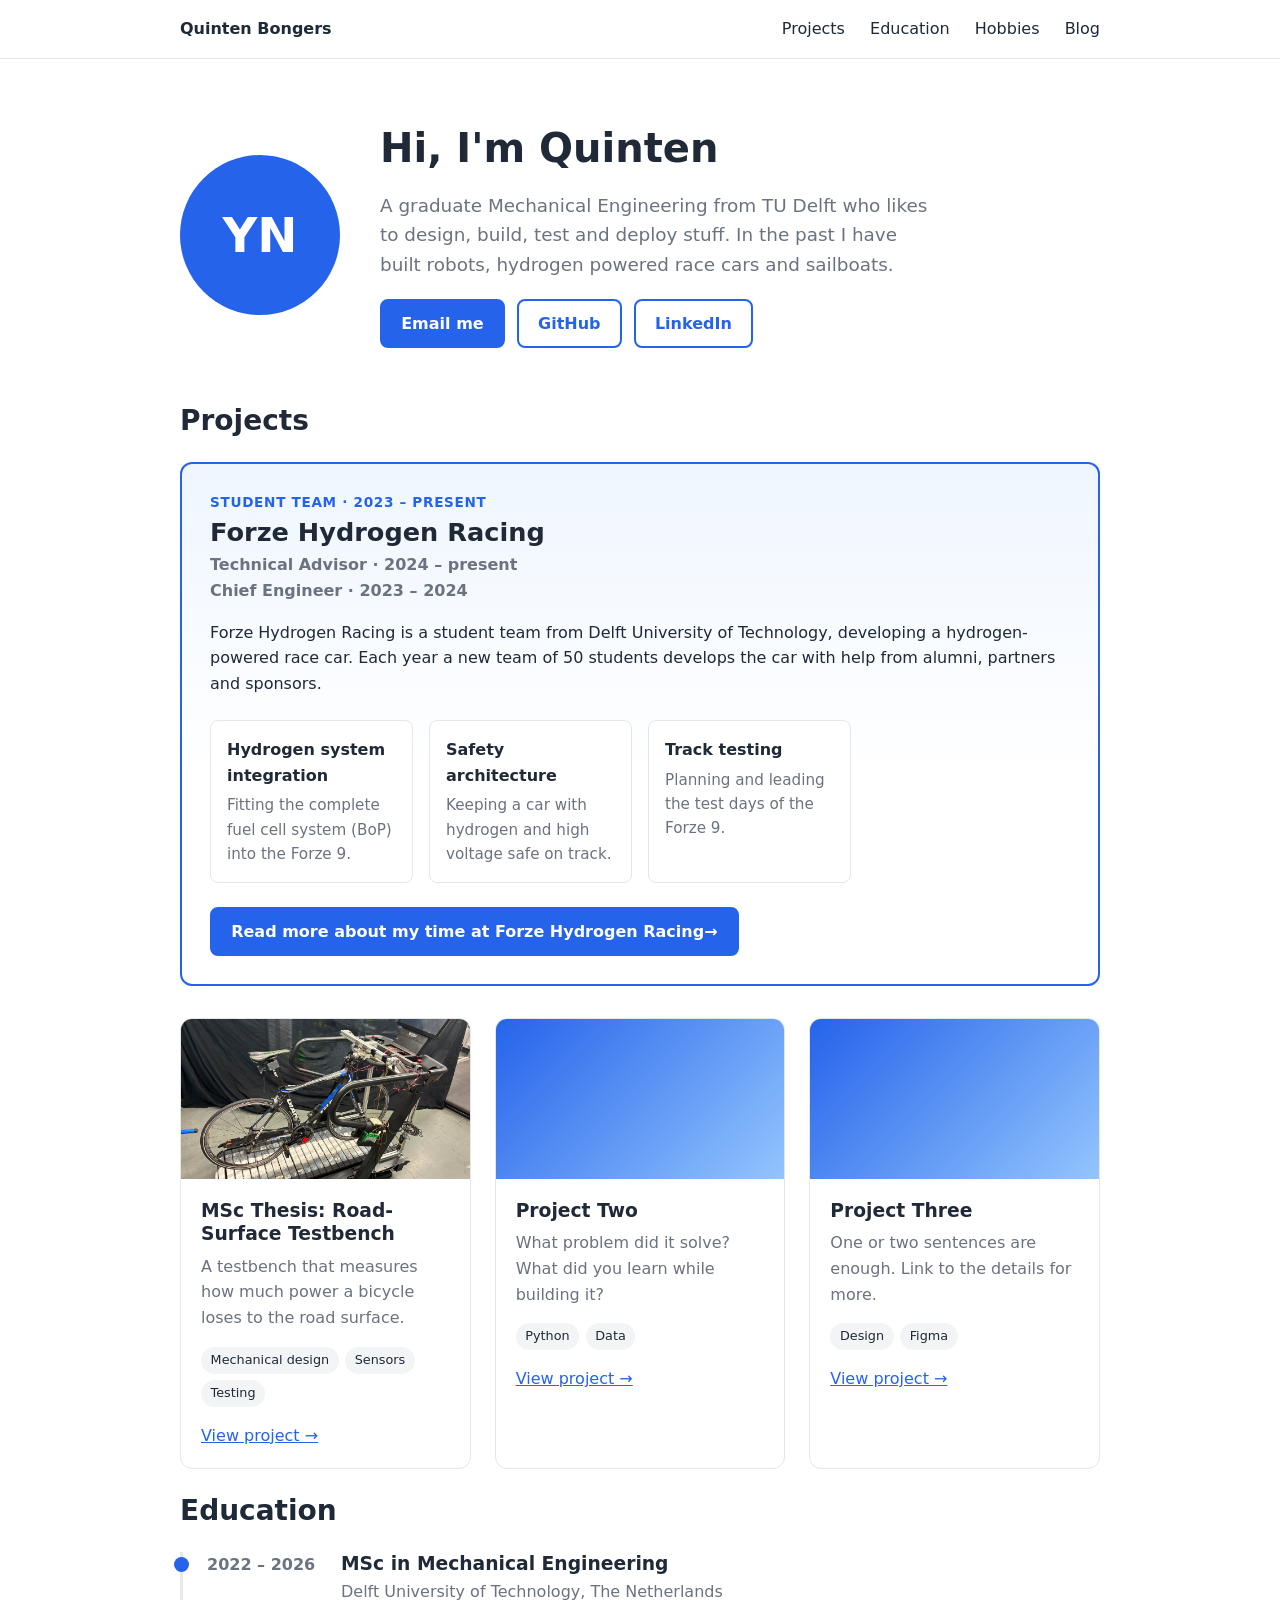
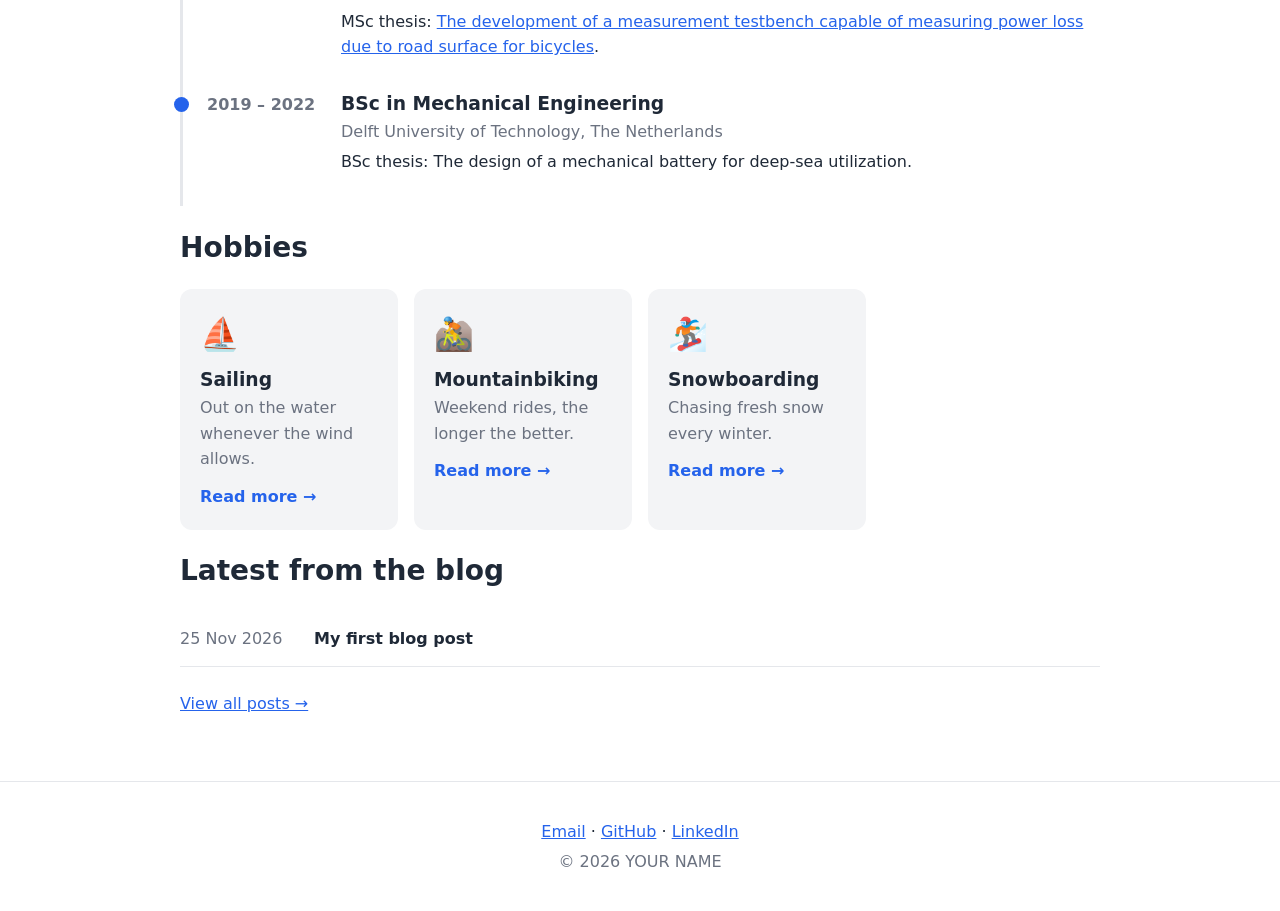
<file: index.html>
<!DOCTYPE html>
<html lang="en">
<head>
  <meta charset="UTF-8">
  <meta name="viewport" content="width=device-width, initial-scale=1.0">
  <title>Quinten Bongers – Portfolio</title>
  <link rel="stylesheet" href="style.css">
</head>
<body>

  <!-- NAVIGATION -->
  <nav class="nav">
    <div class="container nav-inner">
      <a class="logo" href="index.html">Quinten Bongers</a>
      <div class="nav-links">
        <a href="#projects">Projects</a>
        <a href="#education">Education</a>
        <a href="#hobbies">Hobbies</a>
        <a href="blog/index.html">Blog</a>
      </div>
    </div>
  </nav>

  <!-- INTRO -->
  <header class="hero container">
    <!-- To use a real photo, replace the div below with:
         <img class="avatar" src="images/me.jpg" alt="Photo of YOUR NAME"> -->
    <div class="avatar">YN</div>
    <div>
      <h1>Hi, I'm Quinten</h1>
      <p class="lead">A graduate Mechanical Engineering from TU Delft who likes to design, build, test and deploy stuff. In the past I have built robots, hydrogen powered race cars and sailboats.</p>
      <div class="links">
        <a class="button" href="mailto:quinten.bongers@gmail.com">Email me</a>
        <a class="button outline" href="https://github.com/quin10-123">GitHub</a>
        <a class="button outline" href="https://linkedin.com/in/quintenbongers">LinkedIn</a>
      </div>
    </div>
  </header>

  <main>

    <!-- PROJECTS -->
    <section id="projects" class="container">
      <h2>Projects</h2>
      <!-- FEATURED: STUDENT TEAM -->
<article class="featured">
  <div class="featured-header">
    <div>
      <p class="label">Student team · 2023 – present</p>
      <h3>Forze Hydrogen Racing</h3>
      <p class="role">Technical Advisor <span class="muted">· 2024 – present</span></p>
      <p class="role">Chief Engineer <span class="muted">· 2023 – 2024</span></p>
    </div>
    <!-- Optional team logo: <img class="team-logo" src="images/team-logo.png" alt="TEAM NAME logo"> -->
  </div>

  <p>Forze Hydrogen Racing is a student team from Delft University of Technology, developing a hydrogen-powered race car. Each year a new team of 50 students develops the car with help from alumni, partners and sponsors.</p>

  <div class="sub-projects">
    <div class="sub-project">
      <h4>Hydrogen system integration</h4>
      <p>Fitting the complete fuel cell system (BoP) into the Forze 9.</p>
    </div>
    <div class="sub-project">
      <h4>Safety architecture</h4>
      <p>Keeping a car with hydrogen and high voltage safe on track.</p>
    </div>
    <div class="sub-project">
      <h4>Track testing</h4>
      <p>Planning and leading the test days of the Forze 9.</p>
    </div>
  </div>

  <a class="button" href="projects/student-team.html">Read more about my time at Forze Hydrogen Racing→</a>
</article>
      <div class="grid">

        <!-- The whole card is clickable thanks to the "stretched" class on the link -->
        <article class="card">
          <img class="thumb" src="images/thesis/treadmill_complete_assembly_photo.jpeg" alt="A road bike on the testbench: a treadmill covered with 3D-printed road bricks">
          <div class="card-body">
            <h3>MSc Thesis: Road-Surface Testbench</h3>
            <p>A testbench that measures how much power a bicycle loses to the road surface.</p>
            <div class="tags"><span>Mechanical design</span><span>Sensors</span><span>Testing</span></div>
            <a class="stretched" href="projects/master-thesis.html">View project →</a>
          </div>
        </article>

        <article class="card">
          <div class="thumb"></div>
          <div class="card-body">
            <h3>Project Two</h3>
            <p>What problem did it solve? What did you learn while building it?</p>
            <div class="tags"><span>Python</span><span>Data</span></div>
            <a href="https://github.com/YOURUSERNAME/project-two">View project →</a>
          </div>
        </article>

        <article class="card">
          <div class="thumb"></div>
          <div class="card-body">
            <h3>Project Three</h3>
            <p>One or two sentences are enough. Link to the details for more.</p>
            <div class="tags"><span>Design</span><span>Figma</span></div>
            <a href="https://github.com/YOURUSERNAME/project-three">View project →</a>
          </div>
        </article>

      </div>
    </section>

    <!-- EDUCATION -->
    <section id="education" class="container">
      <h2>Education</h2>
      <ul class="timeline">
        <li>
          <span class="years">2022 – 2026</span>
          <div>
            <h3>MSc in Mechanical Engineering</h3>
            <p class="muted">Delft University of Technology, The Netherlands</p>
            <p>MSc thesis: <a href="projects/master-thesis.html">The development of a measurement testbench capable of measuring power loss due to road surface for bicycles</a>.</p>
          </div>
        </li>
        <li>
          <span class="years">2019 – 2022</span>
          <div>
            <h3>BSc in Mechanical Engineering</h3>
            <p class="muted">Delft University of Technology, The Netherlands</p>
            <p>BSc thesis: The design of a mechanical battery for deep-sea utilization.</p>
          </div>
        </li>
      </ul>
    </section>

    <!-- HOBBIES -->
    <section id="hobbies" class="container">
      <h2>Hobbies</h2>
      <div class="hobbies">
        <a class="hobby" href="hobbies.html#sailing"><span class="emoji">⛵</span><h3>Sailing</h3><p>Out on the water whenever the wind allows.</p><span class="more">Read more →</span></a>
        <a class="hobby" href="hobbies.html#mountainbiking"><span class="emoji">🚵</span><h3>Mountainbiking</h3><p>Weekend rides, the longer the better.</p><span class="more">Read more →</span></a>
        <a class="hobby" href="hobbies.html#snowboarding"><span class="emoji">🏂</span><h3>Snowboarding</h3><p>Chasing fresh snow every winter.</p><span class="more">Read more →</span></a>
      </div>
    </section>

    <!-- LATEST BLOG POSTS -->
    <section id="blog" class="container">
      <h2>Latest from the blog</h2>
      <!-- Keep this list in sync with blog/index.html: show your 2–3 newest posts here. -->
      <ul class="post-list">
        <li>
          <span class="date">25 Nov 2026</span>
          <a href="blog/first-post.html">My first blog post</a>
        </li>
      </ul>
      <a href="blog/index.html">View all posts →</a>
    </section>

  </main>

  <footer class="footer">
    <div class="container">
      <p>
        <a href="mailto:YOU@EXAMPLE.COM">Email</a> ·
        <a href="https://github.com/YOURUSERNAME">GitHub</a> ·
        <a href="https://linkedin.com/in/YOURNAME">LinkedIn</a>
      </p>
      <p class="muted">© 2026 YOUR NAME</p>
    </div>
  </footer>

</body>
</html>
</file>
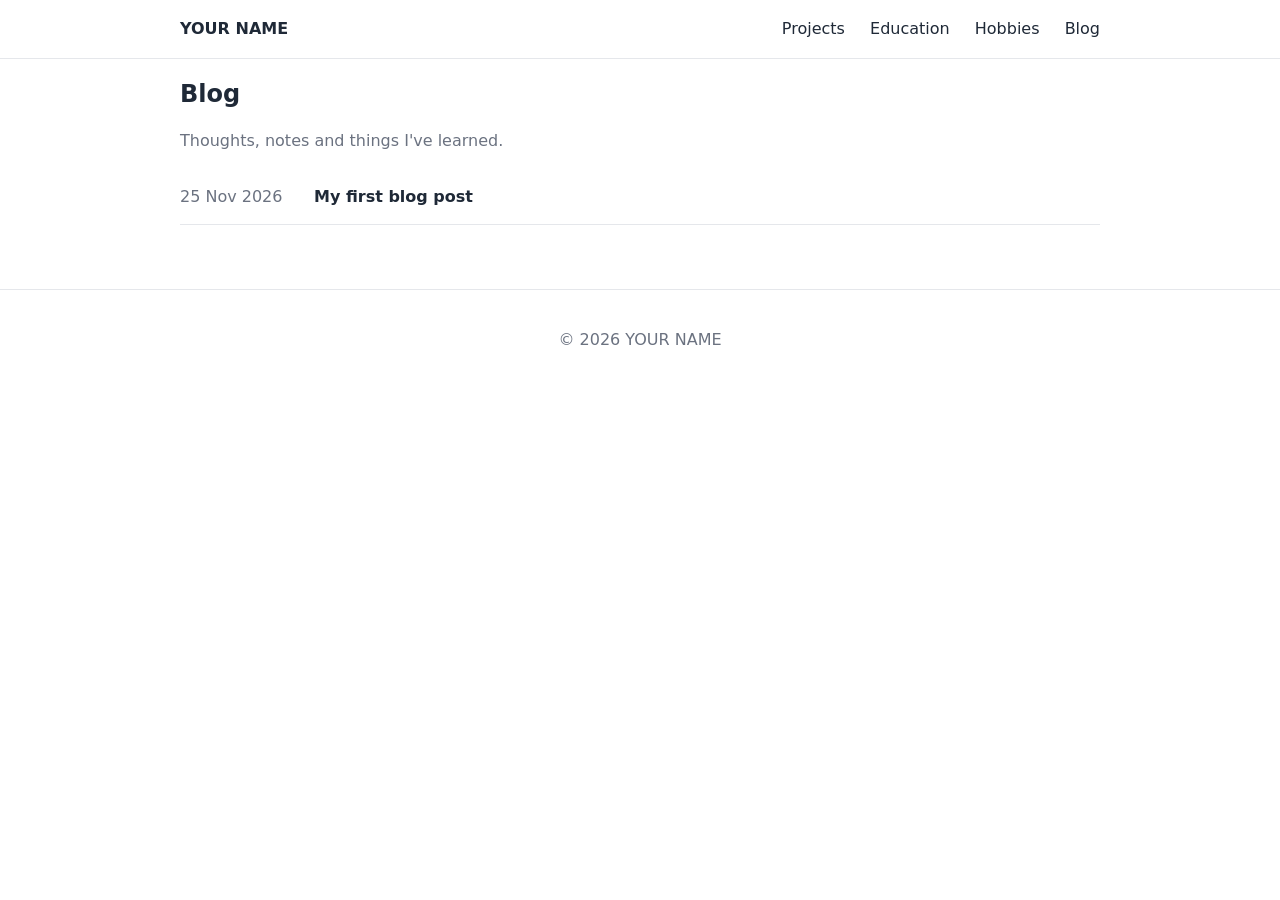
<file: blog/index.html>
<!DOCTYPE html>
<html lang="en">
<head>
  <meta charset="UTF-8">
  <meta name="viewport" content="width=device-width, initial-scale=1.0">
  <title>Blog – YOUR NAME</title>
  <link rel="stylesheet" href="../style.css">
</head>
<body>

  <nav class="nav">
    <div class="container nav-inner">
      <a class="logo" href="../index.html">YOUR NAME</a>
      <div class="nav-links">
        <a href="../index.html#projects">Projects</a>
        <a href="../index.html#education">Education</a>
        <a href="../index.html#hobbies">Hobbies</a>
        <a href="index.html">Blog</a>
      </div>
    </div>
  </nav>

  <main>
    <section class="container">
      <h1>Blog</h1>
      <p class="muted">Thoughts, notes and things I've learned.</p>

      <!-- Add new posts at the TOP of this list. -->
      <ul class="post-list">
        <li>
          <span class="date">25 Nov 2026</span>
          <a href="first-post.html">My first blog post</a>
        </li>
      </ul>
    </section>
  </main>

  <footer class="footer">
    <div class="container">
      <p class="muted">© 2026 YOUR NAME</p>
    </div>
  </footer>

</body>
</html>
</file>
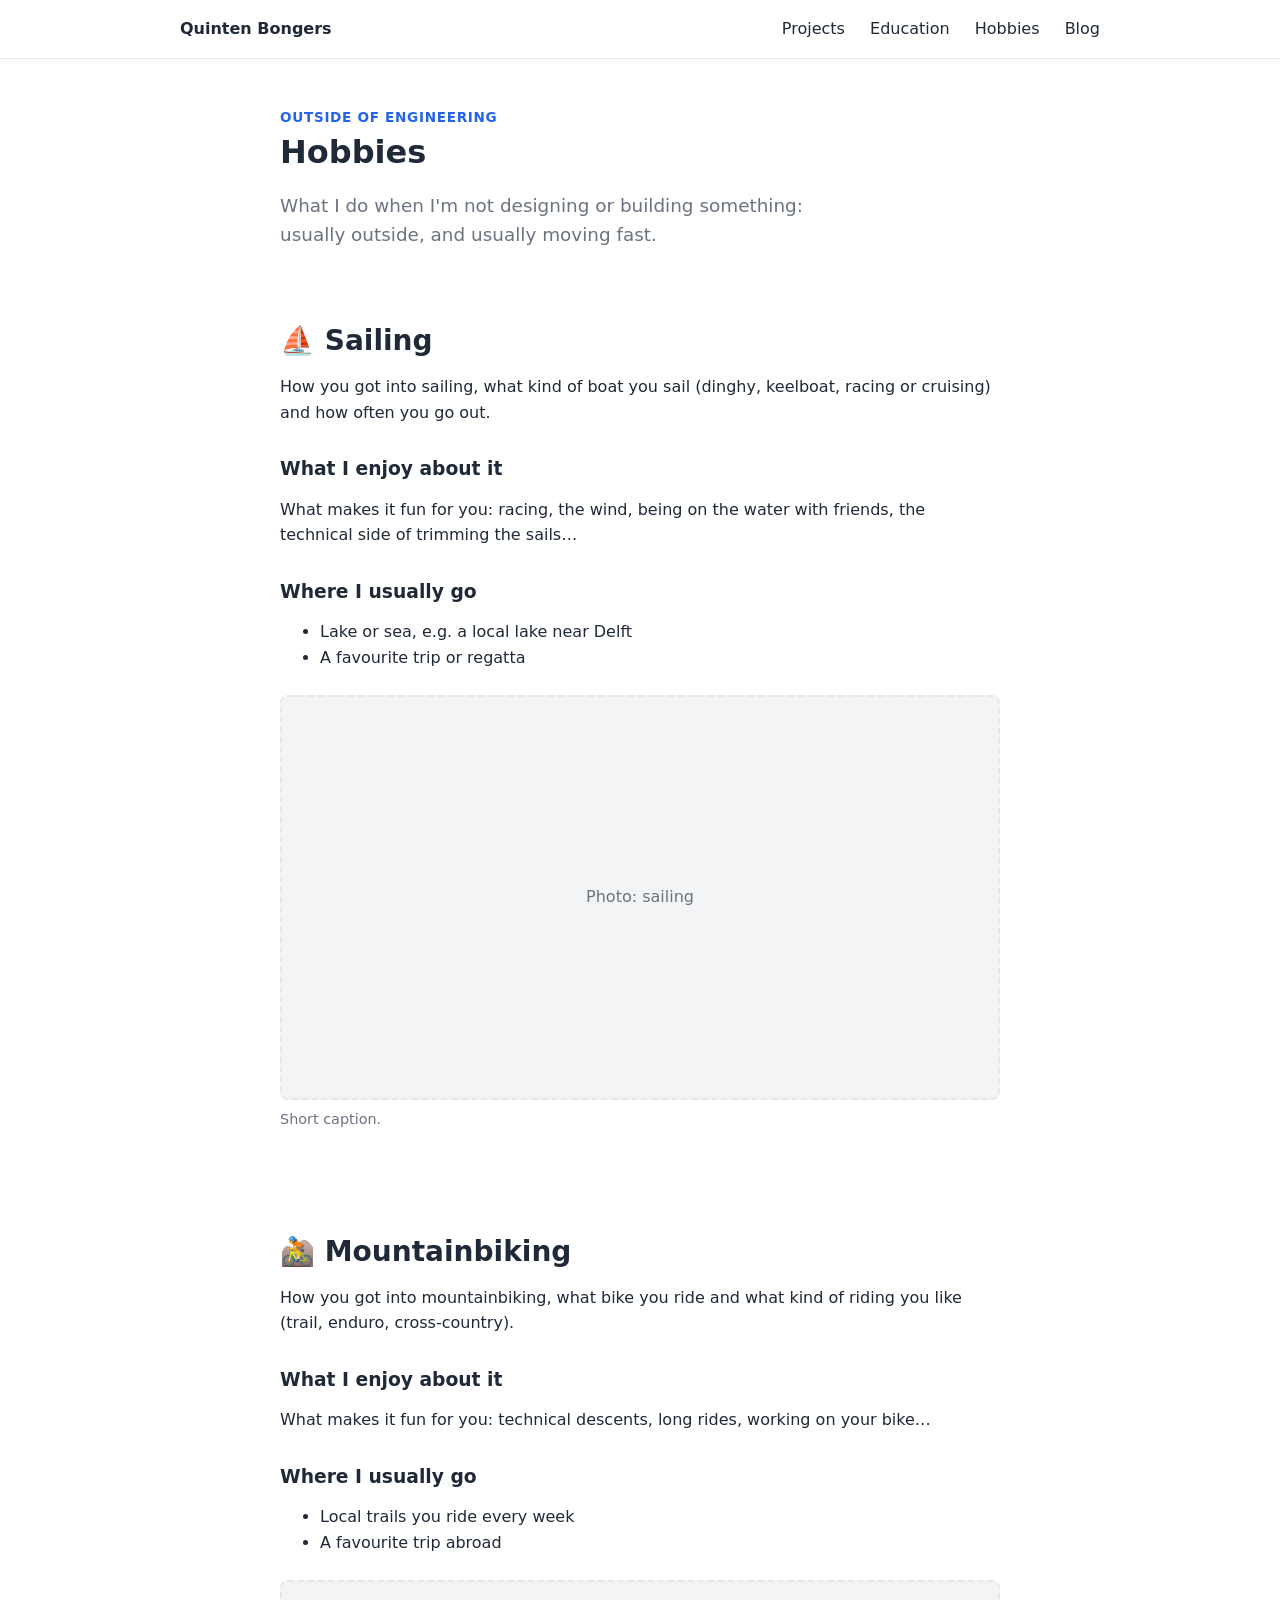
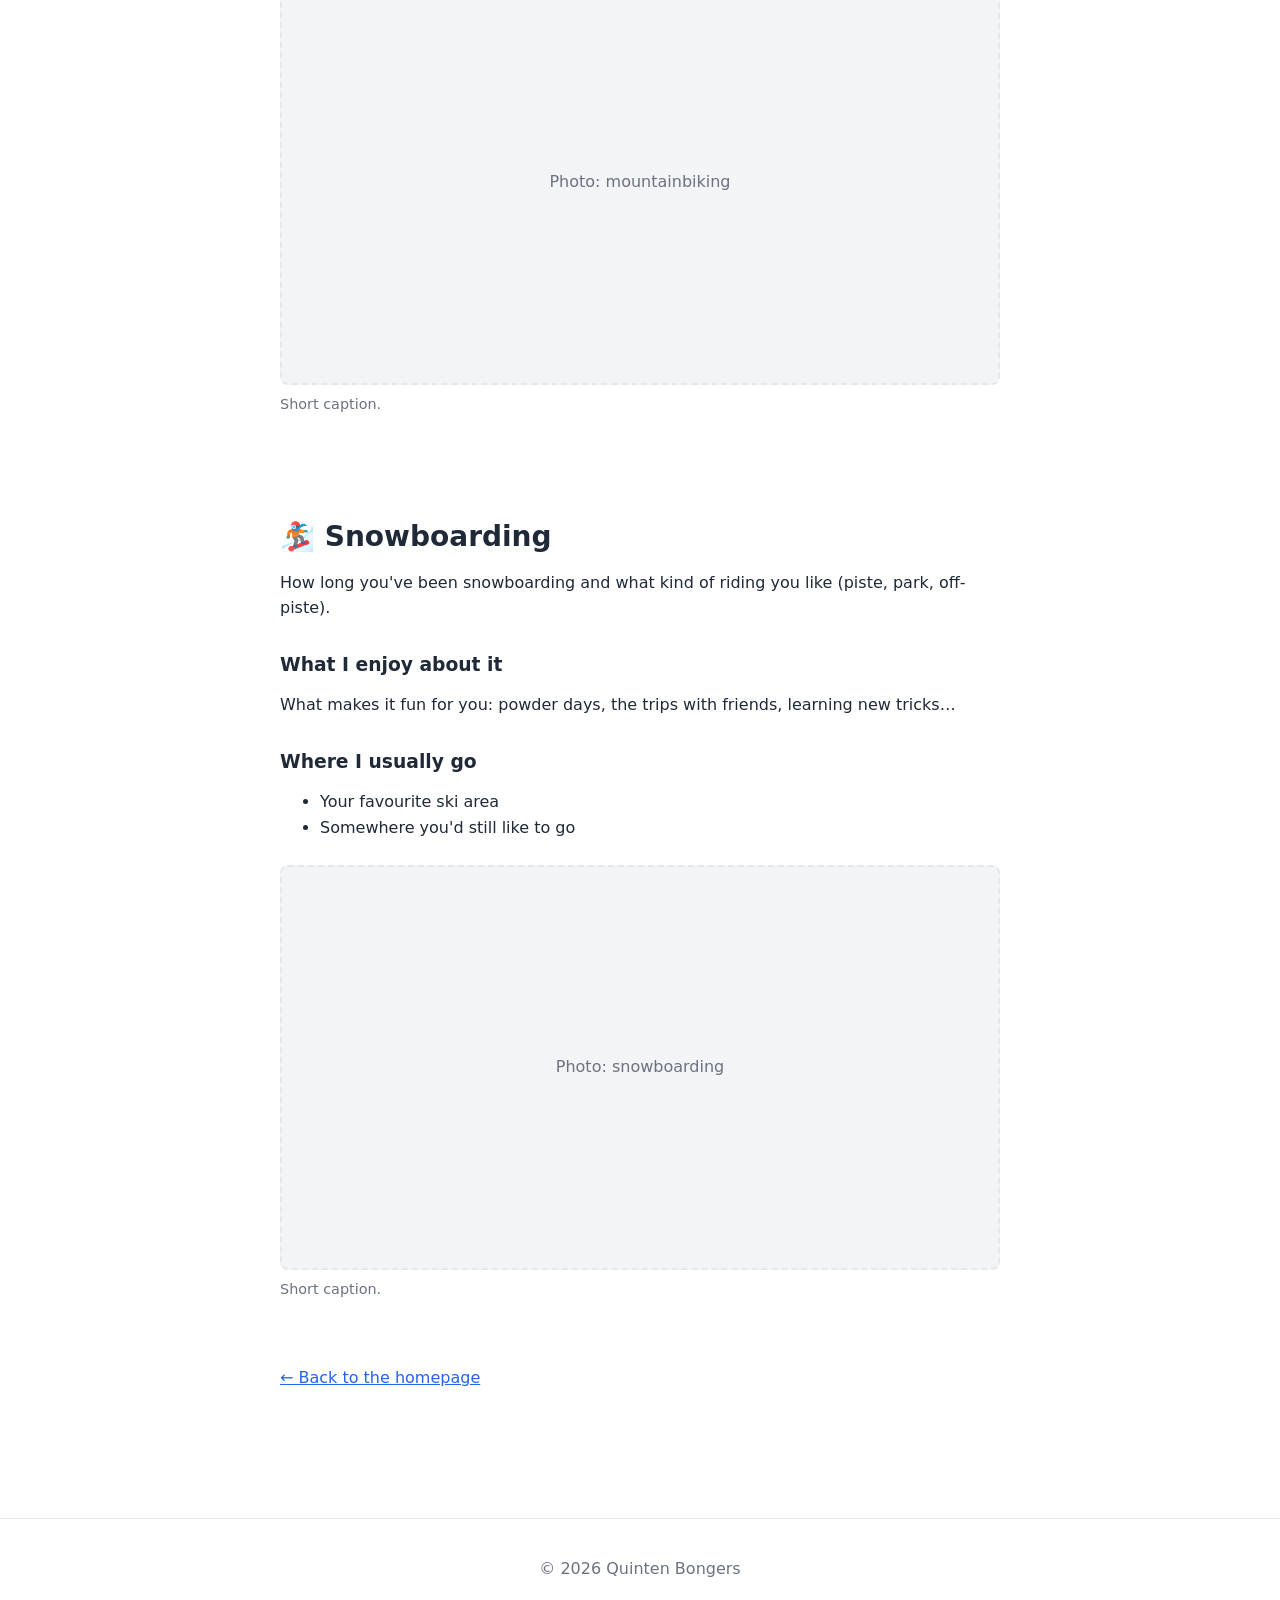
<file: hobbies.html>
<!DOCTYPE html>
<html lang="en">
<head>
  <meta charset="UTF-8">
  <meta name="viewport" content="width=device-width, initial-scale=1.0">
  <title>Hobbies – Quinten Bongers</title>
  <link rel="stylesheet" href="style.css">
</head>
<body>

  <nav class="nav">
    <div class="container nav-inner">
      <a class="logo" href="index.html">Quinten Bongers</a>
      <div class="nav-links">
        <a href="index.html#projects">Projects</a>
        <a href="index.html#education">Education</a>
        <a href="index.html#hobbies">Hobbies</a>
        <a href="blog/index.html">Blog</a>
      </div>
    </div>
  </nav>

  <main class="detail">
    <p class="label">Outside of engineering</p>
    <h1>Hobbies</h1>
    <p class="lead">What I do when I'm not designing or building something: usually outside, and usually moving fast.</p>

    <!-- Put your photos in images/hobbies/ and replace each <div class="photo"> with e.g.
         <img src="images/hobbies/sailing.jpg" alt="Describe the picture"> -->

    <!-- ===== SAILING ===== -->
    <section id="sailing" class="hobby-section">
      <h2>⛵ Sailing</h2>
      <p>How you got into sailing, what kind of boat you sail (dinghy, keelboat, racing or cruising) and how often you go out.</p>

      <h3>What I enjoy about it</h3>
      <p>What makes it fun for you: racing, the wind, being on the water with friends, the technical side of trimming the sails…</p>

      <h3>Where I usually go</h3>
      <ul>
        <li>Lake or sea, e.g. a local lake near Delft</li>
        <li>A favourite trip or regatta</li>
      </ul>

      <figure class="figure">
        <div class="photo">Photo: sailing</div>
        <figcaption>Short caption.</figcaption>
      </figure>
    </section>

    <!-- ===== MOUNTAINBIKING ===== -->
    <section id="mountainbiking" class="hobby-section">
      <h2>🚵 Mountainbiking</h2>
      <p>How you got into mountainbiking, what bike you ride and what kind of riding you like (trail, enduro, cross-country).</p>

      <h3>What I enjoy about it</h3>
      <p>What makes it fun for you: technical descents, long rides, working on your bike…</p>

      <h3>Where I usually go</h3>
      <ul>
        <li>Local trails you ride every week</li>
        <li>A favourite trip abroad</li>
      </ul>

      <figure class="figure">
        <div class="photo">Photo: mountainbiking</div>
        <figcaption>Short caption.</figcaption>
      </figure>
    </section>

    <!-- ===== SNOWBOARDING ===== -->
    <section id="snowboarding" class="hobby-section">
      <h2>🏂 Snowboarding</h2>
      <p>How long you've been snowboarding and what kind of riding you like (piste, park, off-piste).</p>

      <h3>What I enjoy about it</h3>
      <p>What makes it fun for you: powder days, the trips with friends, learning new tricks…</p>

      <h3>Where I usually go</h3>
      <ul>
        <li>Your favourite ski area</li>
        <li>Somewhere you'd still like to go</li>
      </ul>

      <figure class="figure">
        <div class="photo">Photo: snowboarding</div>
        <figcaption>Short caption.</figcaption>
      </figure>
    </section>

    <p><a href="index.html#hobbies">← Back to the homepage</a></p>
  </main>

  <footer class="footer">
    <div class="container">
      <p class="muted">© 2026 Quinten Bongers</p>
    </div>
  </footer>

</body>
</html>
</file>
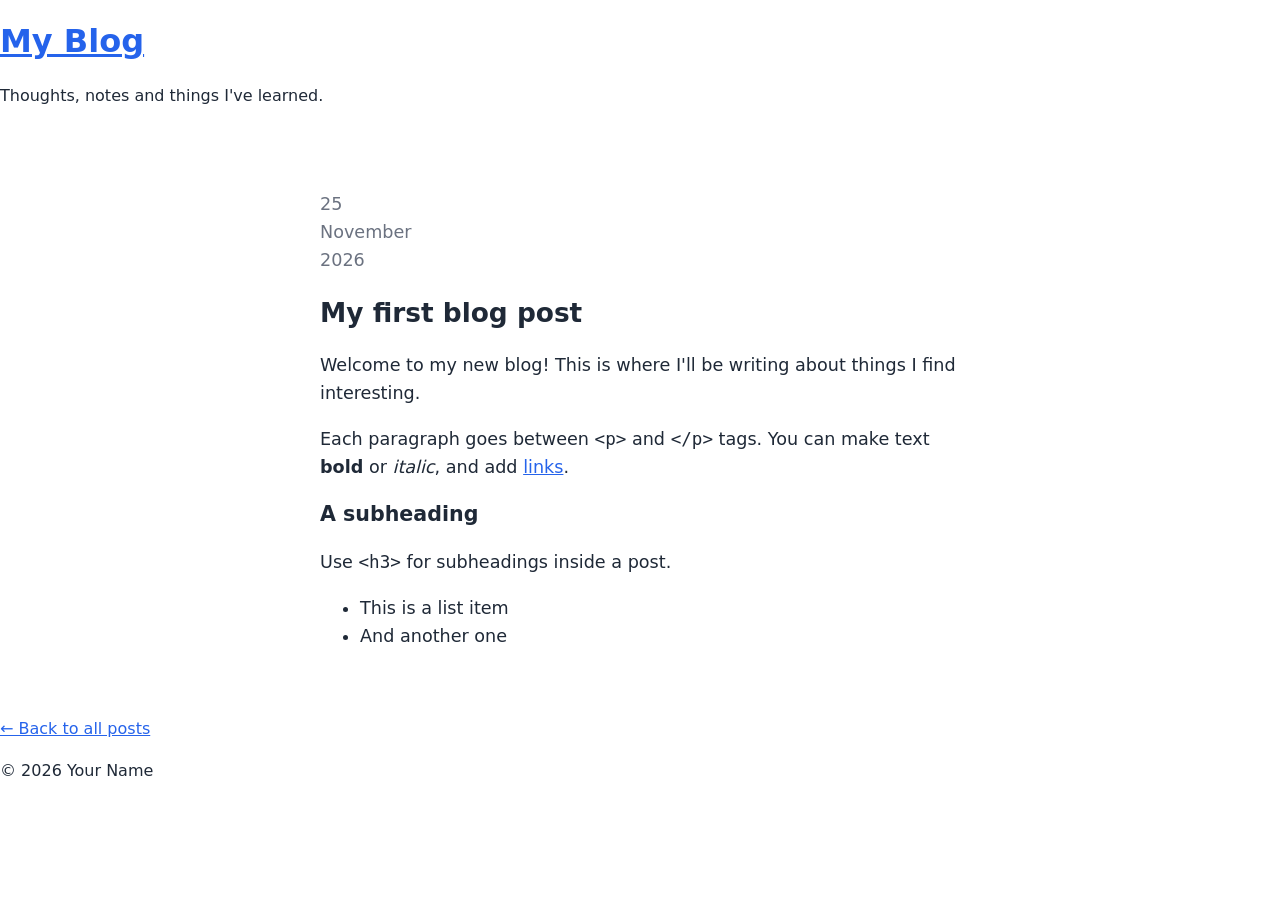
<file: posts/first-post.html>
<!DOCTYPE html>
<html lang="en">
<head>
  <meta charset="UTF-8">
  <meta name="viewport" content="width=device-width, initial-scale=1.0">
  <title>My first blog post – My Blog</title>
  <link rel="stylesheet" href="../style.css">
</head>
<body>
  <header>
    <h1><a href="../index.html">My Blog</a></h1>
    <p class="tagline">Thoughts, notes and things I've learned.</p>
  </header>

  <main>
    <article class="post">
      <p class="date">25 November 2026</p>
      <h2>My first blog post</h2>

      <p>Welcome to my new blog! This is where I'll be writing about things I find interesting.</p>

      <p>Each paragraph goes between <code>&lt;p&gt;</code> and <code>&lt;/p&gt;</code> tags. You can make text <strong>bold</strong> or <em>italic</em>, and add <a href="https://github.com">links</a>.</p>

      <h3>A subheading</h3>
      <p>Use <code>&lt;h3&gt;</code> for subheadings inside a post.</p>

      <ul>
        <li>This is a list item</li>
        <li>And another one</li>
      </ul>

      <!-- To add a picture, put the image file in your repository and uncomment this line:
      <img src="../images/photo.jpg" alt="Describe the picture here">
      -->
    </article>

    <a class="back" href="../index.html">← Back to all posts</a>
  </main>

  <footer>
    <p>© 2026 Your Name</p>
  </footer>
</body>
</html>
</file>
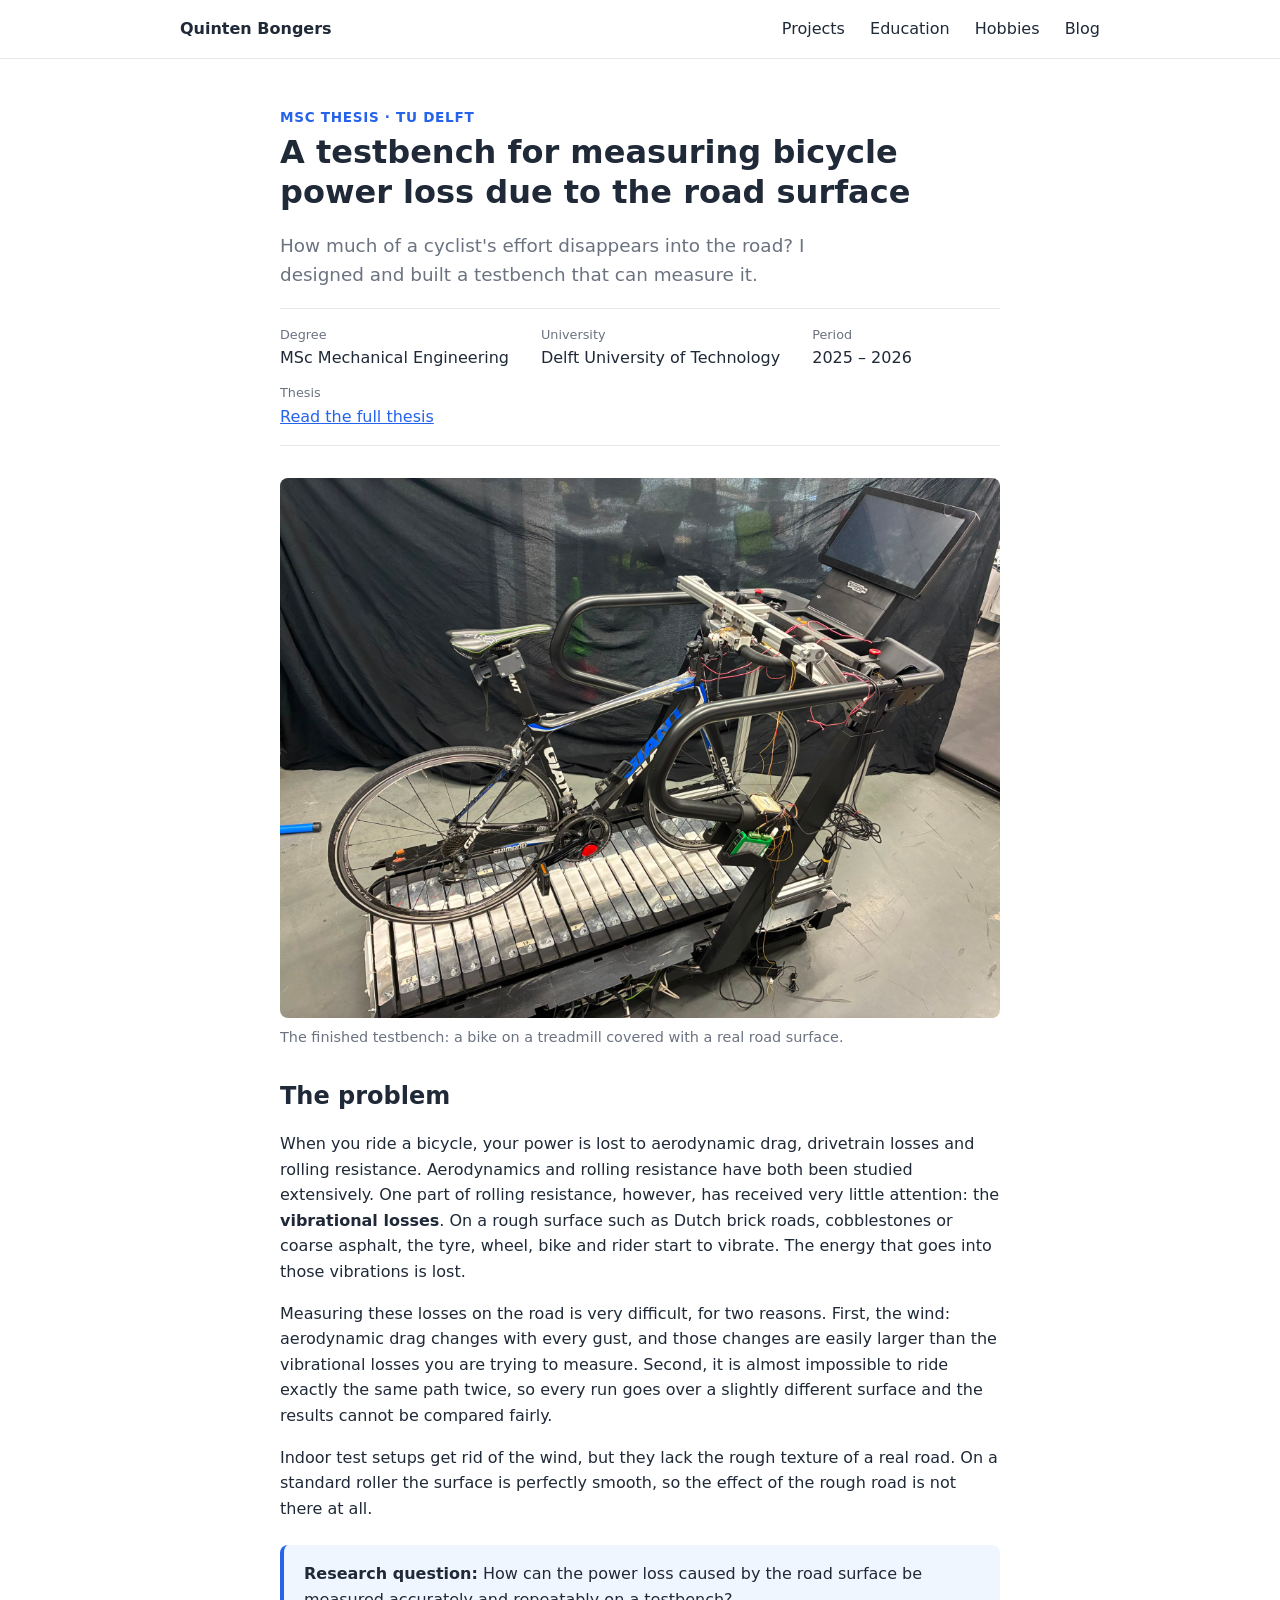
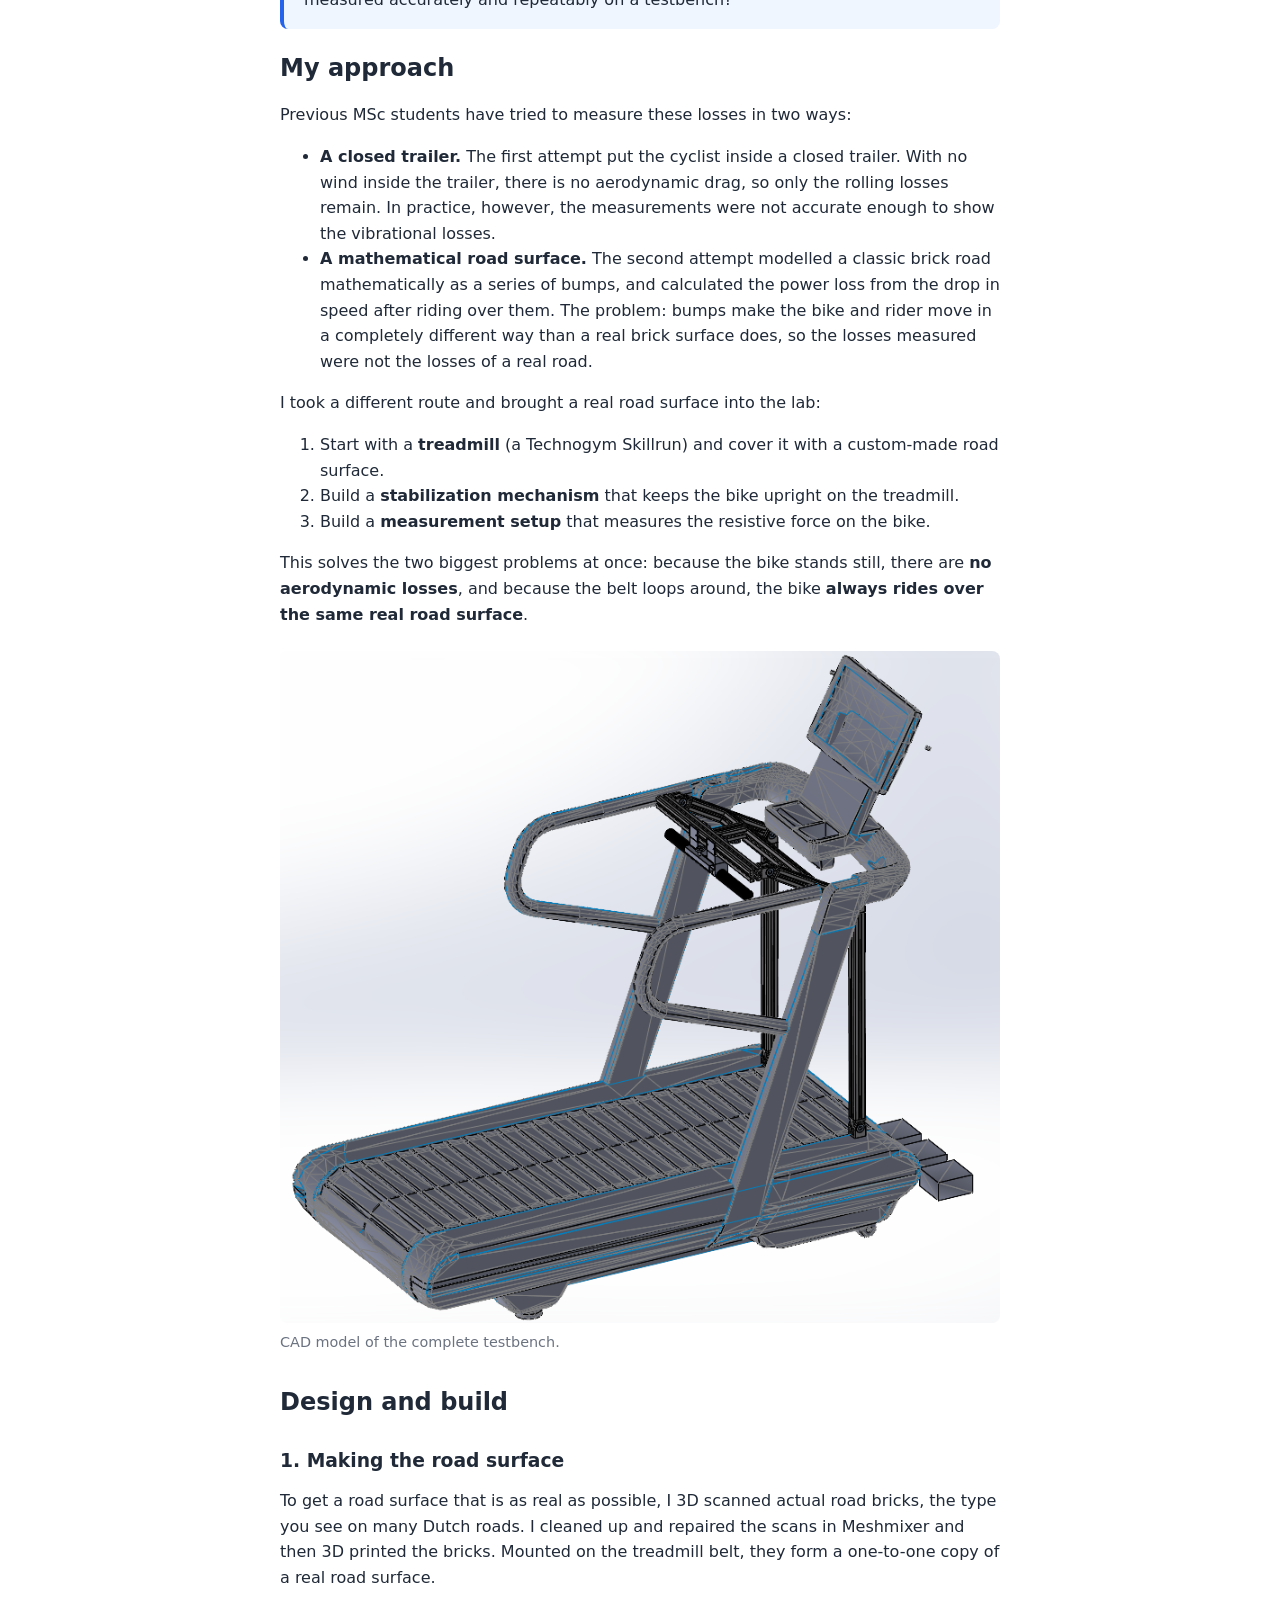
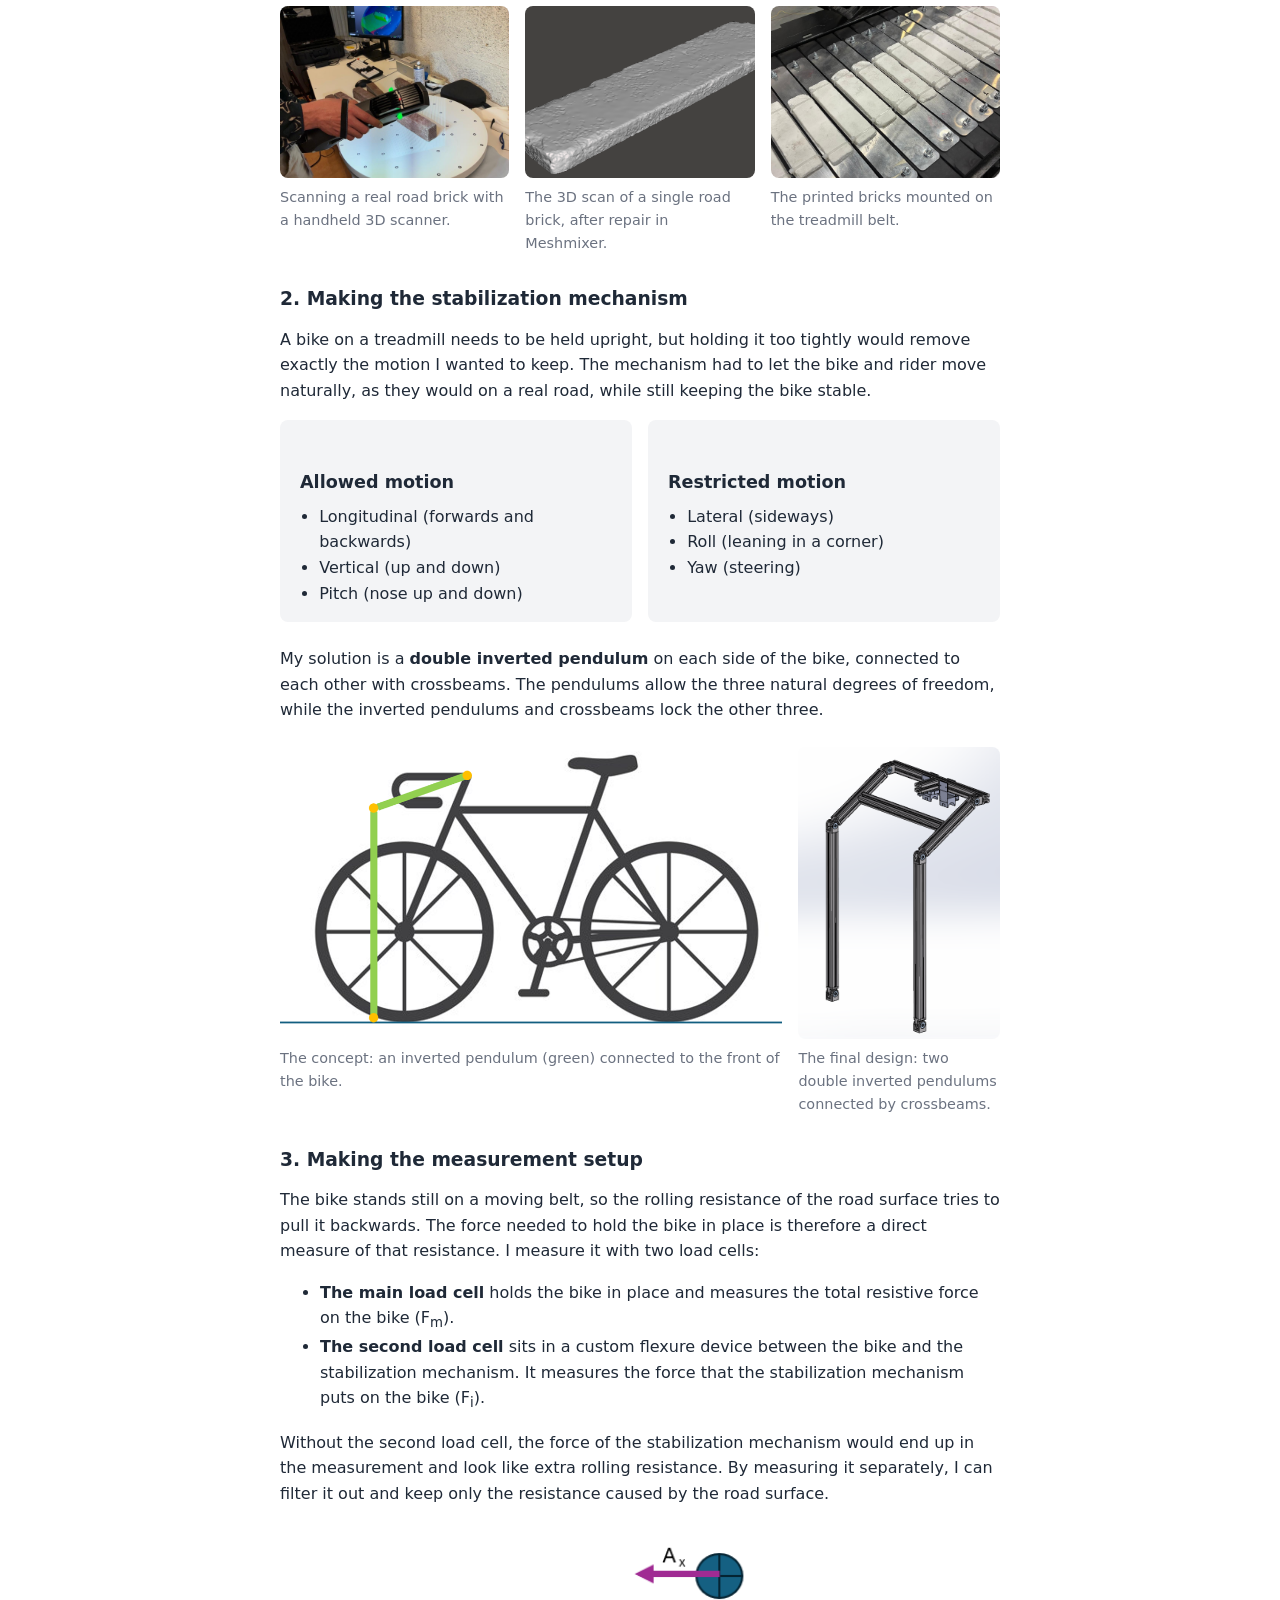
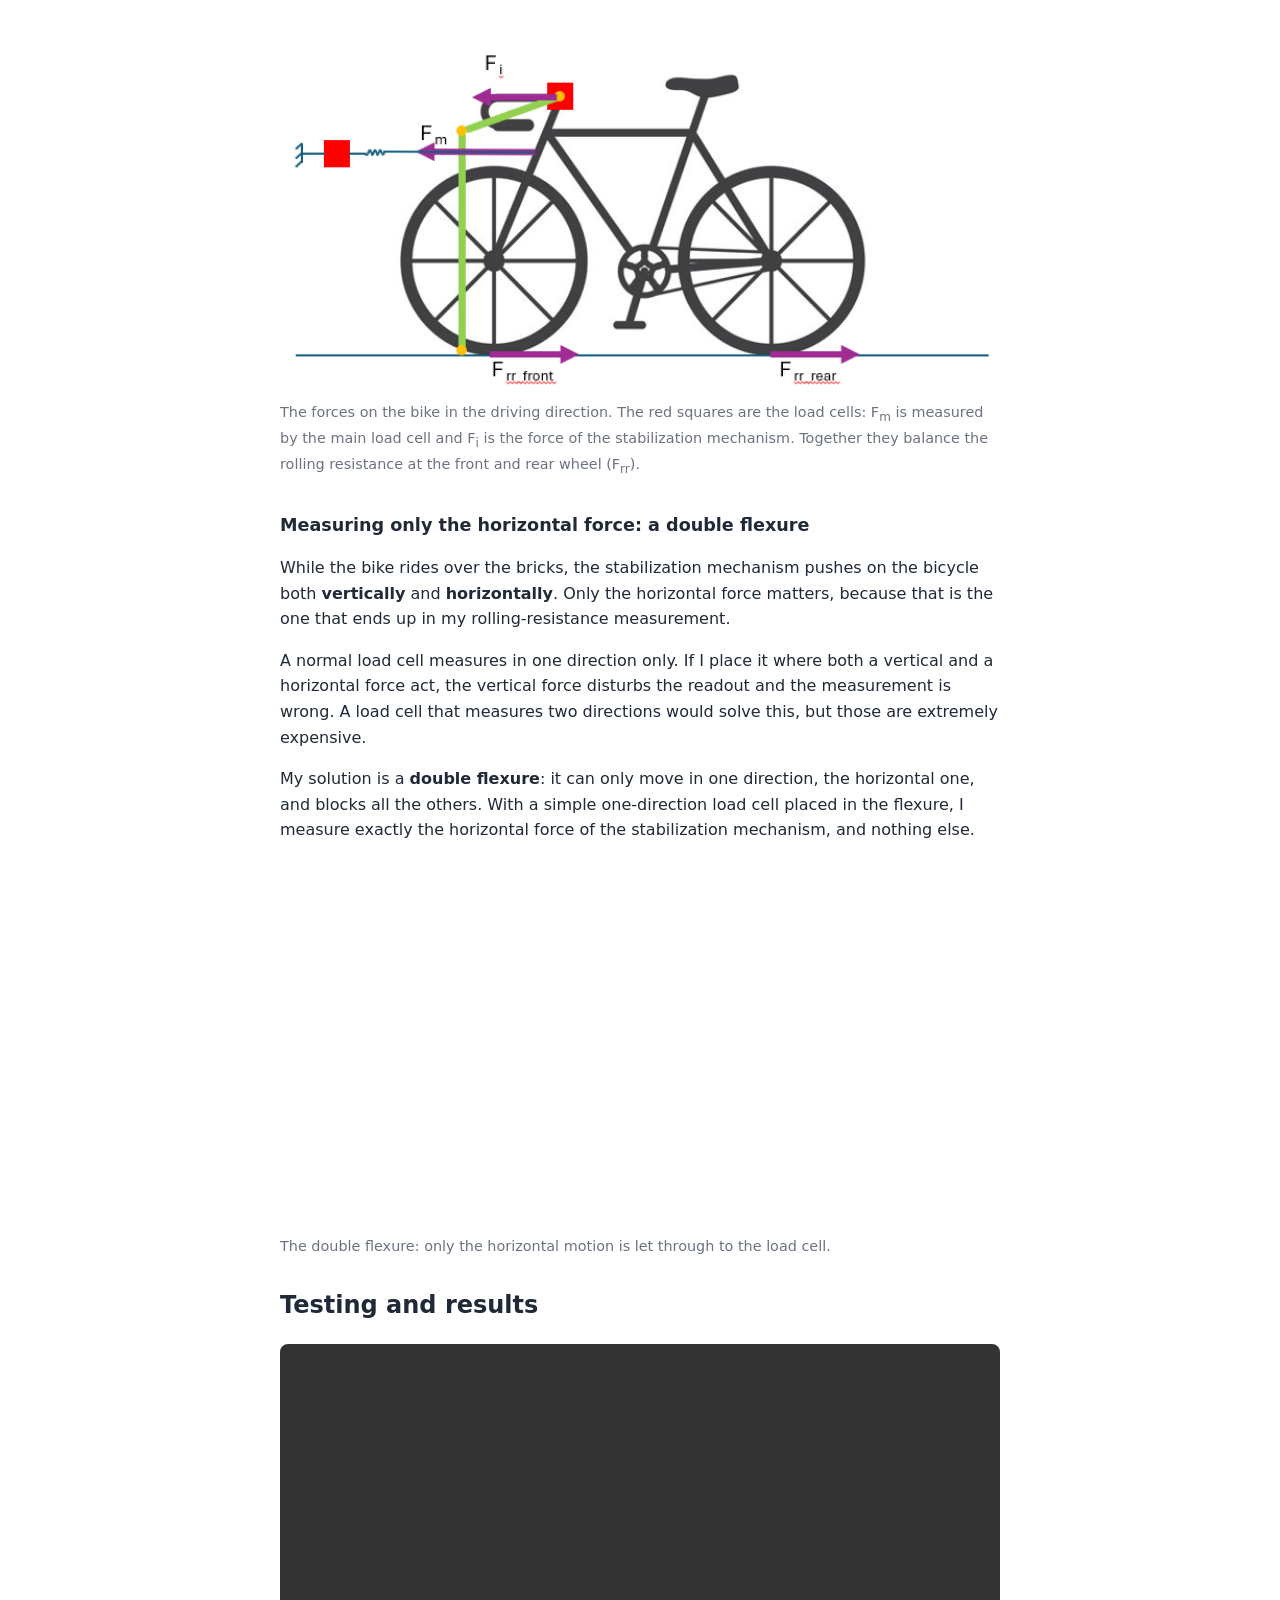
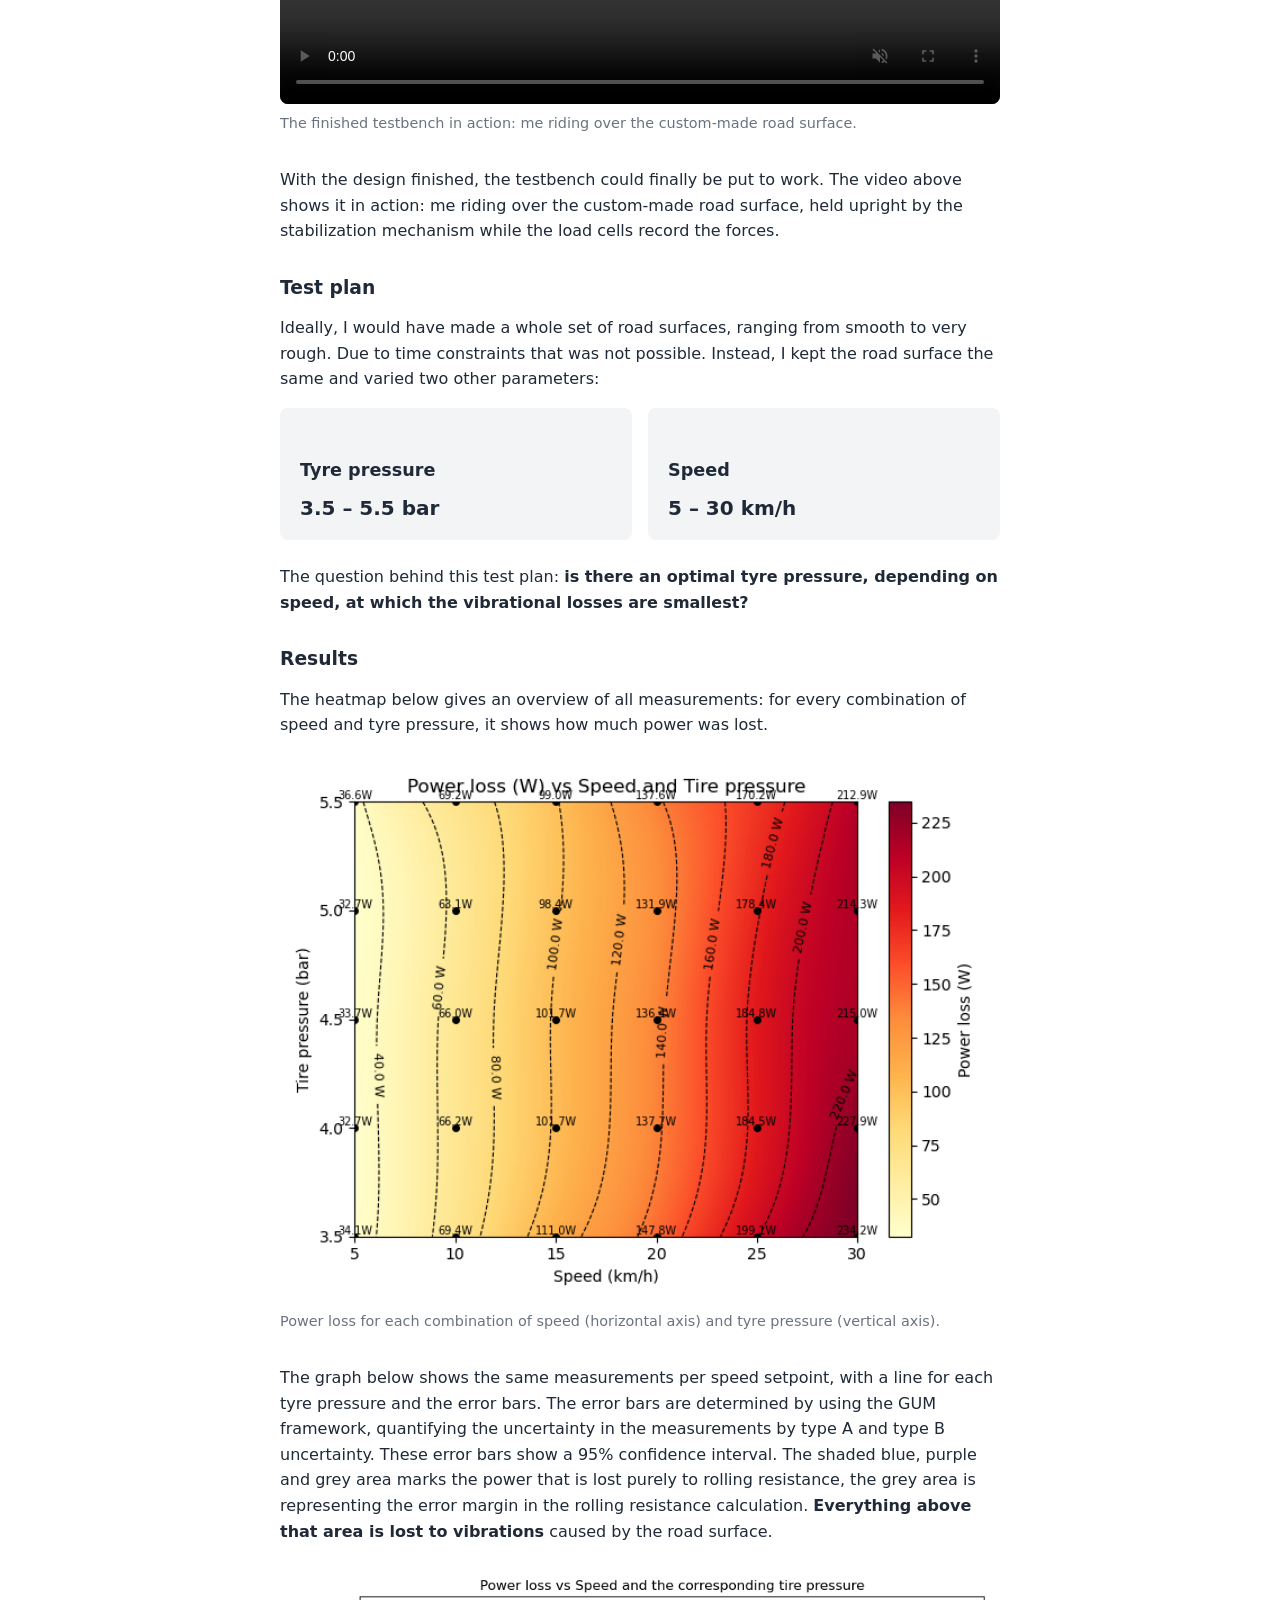
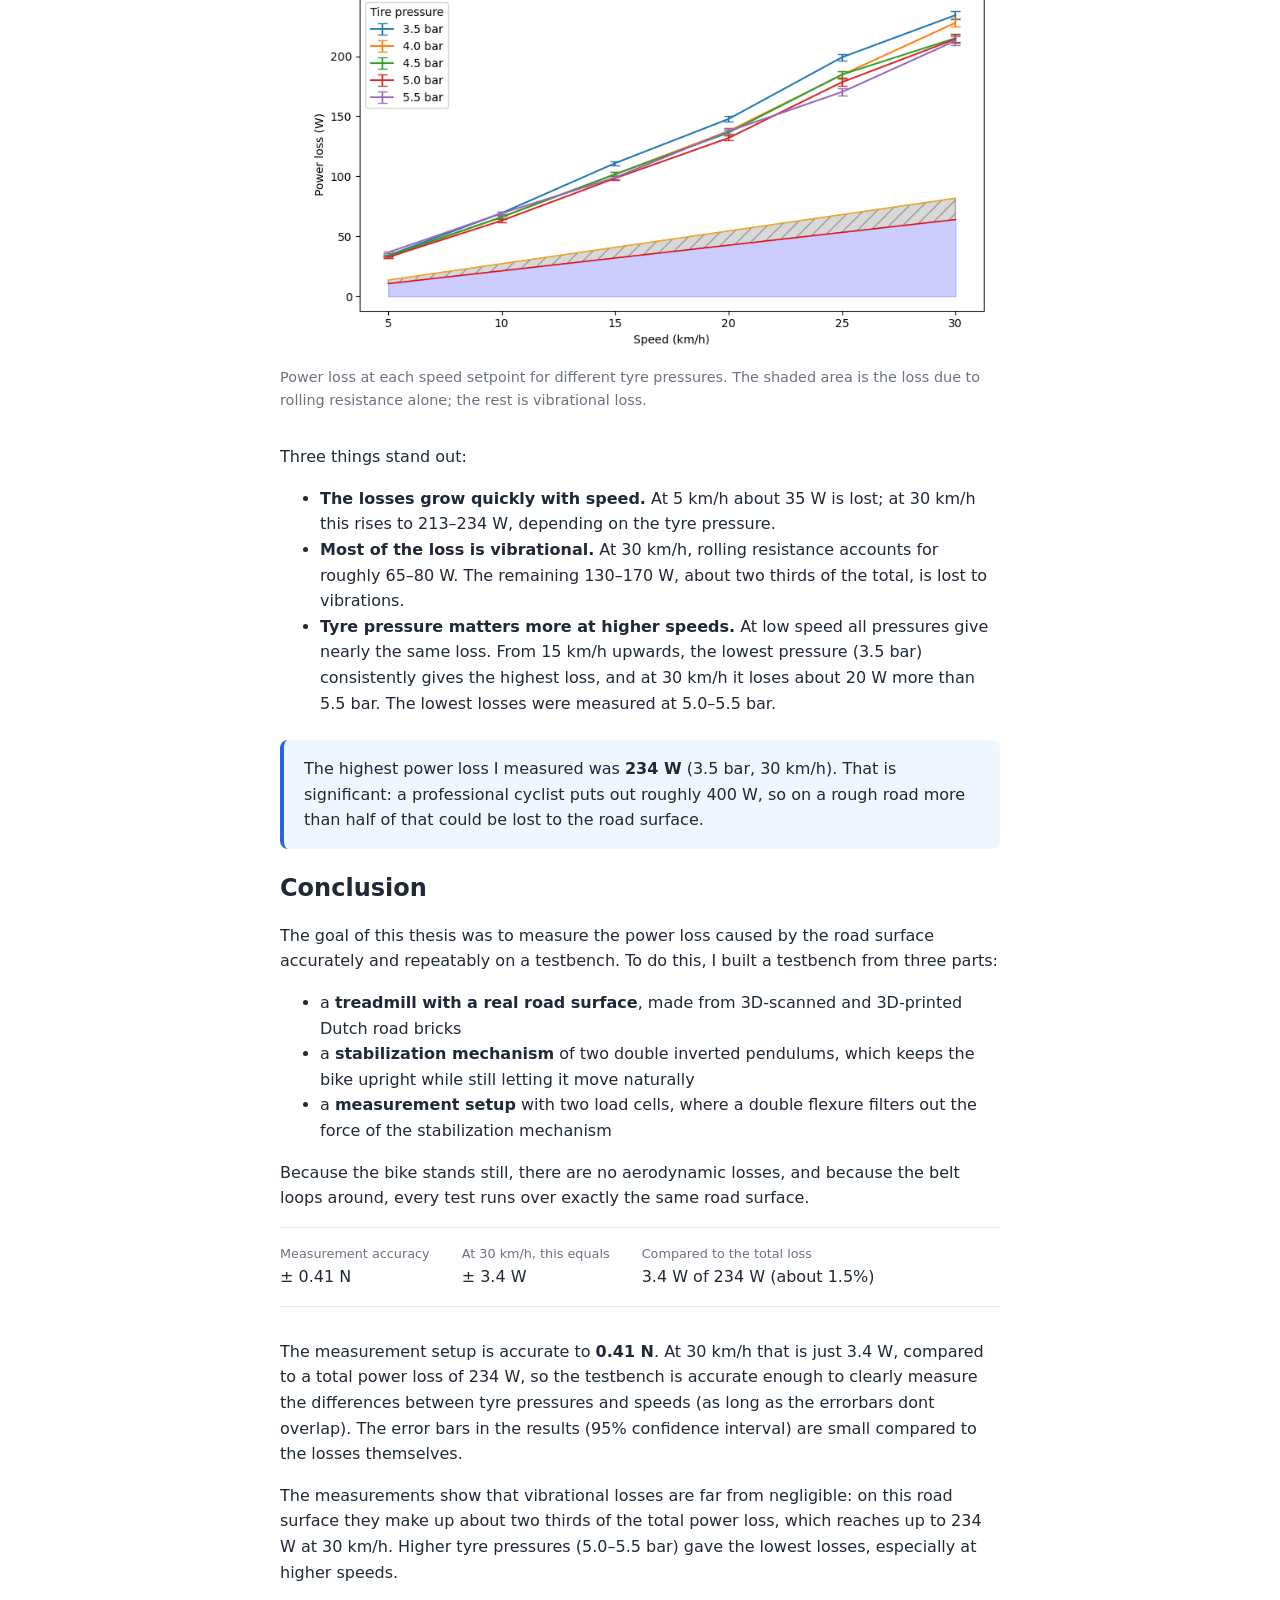
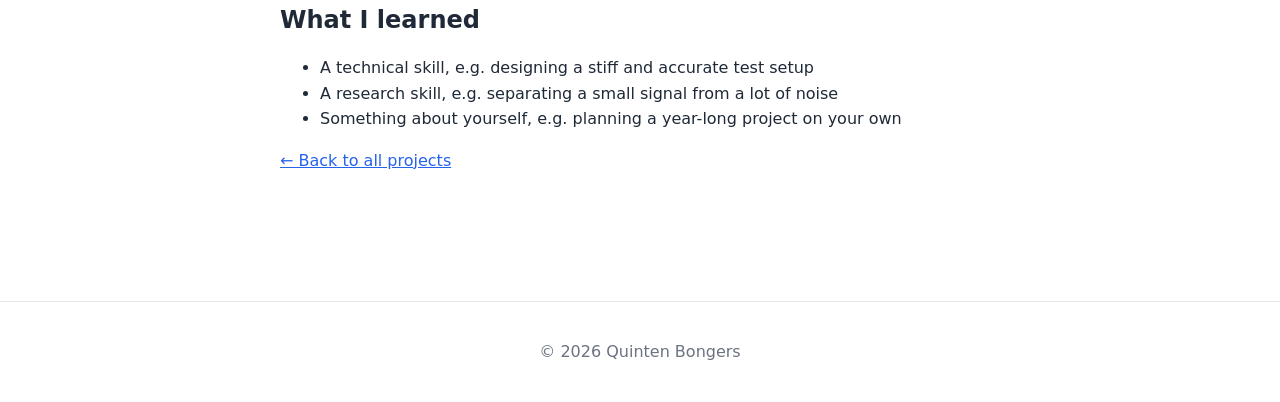
<file: projects/master-thesis.html>
<!DOCTYPE html>
<html lang="en">
<head>
  <meta charset="UTF-8">
  <meta name="viewport" content="width=device-width, initial-scale=1.0">
  <title>MSc Thesis – Quinten Bongers</title>
  <link rel="stylesheet" href="../style.css">
</head>
<body>

  <nav class="nav">
    <div class="container nav-inner">
      <a class="logo" href="../index.html">Quinten Bongers</a>
      <div class="nav-links">
        <a href="../index.html#projects">Projects</a>
        <a href="../index.html#education">Education</a>
        <a href="../index.html#hobbies">Hobbies</a>
        <a href="../blog/index.html">Blog</a>
      </div>
    </div>
  </nav>

  <main class="detail">
    <p class="label">MSc thesis · TU Delft</p>
    <h1>A testbench for measuring bicycle power loss due to the road surface</h1>
    <p class="lead">How much of a cyclist's effort disappears into the road? I designed and built a testbench that can measure it.</p>

    <!-- Key facts at a glance -->
    <div class="facts">
      <div><span>Degree</span>MSc Mechanical Engineering</div>
      <div><span>University</span>Delft University of Technology</div>
      <div><span>Period</span>2025 – 2026</div>
      <div><span>Thesis</span><a href="#">Read the full thesis</a></div>
    </div>

    <figure class="figure">
      <img src="../images/thesis/treadmill_complete_assembly_photo.jpeg" alt="A road bike on a treadmill covered with 3D-printed bricks, held by an aluminium stabilization frame">
      <figcaption>The finished testbench: a bike on a treadmill covered with a real road surface.</figcaption>
    </figure>

    <!-- ===== 1. THE PROBLEM ===== -->
    <h2>The problem</h2>
    <p>When you ride a bicycle, your power is lost to aerodynamic drag, drivetrain losses and rolling resistance. Aerodynamics and rolling resistance have both been studied extensively. One part of rolling resistance, however, has received very little attention: the <strong>vibrational losses</strong>. On a rough surface such as Dutch brick roads, cobblestones or coarse asphalt, the tyre, wheel, bike and rider start to vibrate. The energy that goes into those vibrations is lost.</p>
    <p>Measuring these losses on the road is very difficult, for two reasons. First, the wind: aerodynamic drag changes with every gust, and those changes are easily larger than the vibrational losses you are trying to measure. Second, it is almost impossible to ride exactly the same path twice, so every run goes over a slightly different surface and the results cannot be compared fairly.</p>
    <p>Indoor test setups get rid of the wind, but they lack the rough texture of a real road. On a standard roller the surface is perfectly smooth, so the effect of the rough road is not there at all.</p>

    <div class="callout">
      <p><strong>Research question:</strong> How can the power loss caused by the road surface be measured accurately and repeatably on a testbench?</p>
    </div>

    <!-- ===== 2. THE APPROACH ===== -->
    <h2>My approach</h2>
    <p>Previous MSc students have tried to measure these losses in two ways:</p>
    <ul>
      <li><strong>A closed trailer.</strong> The first attempt put the cyclist inside a closed trailer. With no wind inside the trailer, there is no aerodynamic drag, so only the rolling losses remain. In practice, however, the measurements were not accurate enough to show the vibrational losses.</li>
      <li><strong>A mathematical road surface.</strong> The second attempt modelled a classic brick road mathematically as a series of bumps, and calculated the power loss from the drop in speed after riding over them. The problem: bumps make the bike and rider move in a completely different way than a real brick surface does, so the losses measured were not the losses of a real road.</li>
    </ul>
    <p>I took a different route and brought a real road surface into the lab:</p>
    <ol>
      <li>Start with a <strong>treadmill</strong> (a Technogym Skillrun) and cover it with a custom-made road surface.</li>
      <li>Build a <strong>stabilization mechanism</strong> that keeps the bike upright on the treadmill.</li>
      <li>Build a <strong>measurement setup</strong> that measures the resistive force on the bike.</li>
    </ol>
    <p>This solves the two biggest problems at once: because the bike stands still, there are <strong>no aerodynamic losses</strong>, and because the belt loops around, the bike <strong>always rides over the same real road surface</strong>.</p>

    <figure class="figure">
      <img src="../images/thesis/treadmill_complete_assembly.png" alt="CAD model of the complete testbench">
      <figcaption>CAD model of the complete testbench.</figcaption>
    </figure>

    <!-- ===== 3. BUILDING IT ===== -->
    <h2>Design and build</h2>

    <h3>1. Making the road surface</h3>
    <p>To get a road surface that is as real as possible, I 3D scanned actual road bricks, the type you see on many Dutch roads. I cleaned up and repaired the scans in Meshmixer and then 3D printed the bricks. Mounted on the treadmill belt, they form a one-to-one copy of a real road surface.</p>
    <div class="gallery gallery-3">
      <figure class="figure">
        <img src="../images/thesis/brick_scanning.jpeg" alt="Scanning a road brick on a turntable with a handheld 3D scanner">
        <figcaption>Scanning a real road brick with a handheld 3D scanner.</figcaption>
      </figure>
      <figure class="figure">
        <img src="../images/thesis/CAD_file_brick.png" alt="3D scan of a road brick showing its rough texture">
        <figcaption>The 3D scan of a single road brick, after repair in Meshmixer.</figcaption>
      </figure>
      <figure class="figure">
        <img src="../images/thesis/complete_roadsurface.jpeg" alt="Rows of white 3D-printed bricks mounted on the treadmill belt">
        <figcaption>The printed bricks mounted on the treadmill belt.</figcaption>
      </figure>
    </div>

    <h3>2. Making the stabilization mechanism</h3>
    <p>A bike on a treadmill needs to be held upright, but holding it too tightly would remove exactly the motion I wanted to keep. The mechanism had to let the bike and rider move naturally, as they would on a real road, while still keeping the bike stable.</p>
    <div class="dof">
      <div>
        <h4>Allowed motion</h4>
        <ul>
          <li>Longitudinal (forwards and backwards)</li>
          <li>Vertical (up and down)</li>
          <li>Pitch (nose up and down)</li>
        </ul>
      </div>
      <div>
        <h4>Restricted motion</h4>
        <ul>
          <li>Lateral (sideways)</li>
          <li>Roll (leaning in a corner)</li>
          <li>Yaw (steering)</li>
        </ul>
      </div>
    </div>
    <p>My solution is a <strong>double inverted pendulum</strong> on each side of the bike, connected to each other with crossbeams. The pendulums allow the three natural degrees of freedom, while the inverted pendulums and crossbeams lock the other three.</p>
    <!-- flex-grow = image width / height, so both images end up the same height -->
    <div class="side-by-side">
      <figure class="figure" style="flex: 1.72">
        <img src="../images/thesis/Concept3.png" alt="Side view sketch of a bike with an inverted pendulum connected to the handlebar">
        <figcaption>The concept: an inverted pendulum (green) connected to the front of the bike.</figcaption>
      </figure>
      <figure class="figure" style="flex: 0.69">
        <img src="../images/thesis/final_design_top_view.png" alt="CAD model of the stabilization mechanism made of aluminium profiles">
        <figcaption>The final design: two double inverted pendulums connected by crossbeams.</figcaption>
      </figure>
    </div>

    <h3>3. Making the measurement setup</h3>
    <p>The bike stands still on a moving belt, so the rolling resistance of the road surface tries to pull it backwards. The force needed to hold the bike in place is therefore a direct measure of that resistance. I measure it with two load cells:</p>
    <ul>
      <li><strong>The main load cell</strong> holds the bike in place and measures the total resistive force on the bike (F<sub>m</sub>).</li>
      <li><strong>The second load cell</strong> sits in a custom flexure device between the bike and the stabilization mechanism. It measures the force that the stabilization mechanism puts on the bike (F<sub>i</sub>).</li>
    </ul>
    <p>Without the second load cell, the force of the stabilization mechanism would end up in the measurement and look like extra rolling resistance. By measuring it separately, I can filter it out and keep only the resistance caused by the road surface.</p>
    <figure class="figure">
      <img src="../images/thesis/FBD_forces_spring.png" alt="Free body diagram of the forces on the bike in the driving direction, with two load cells shown as red squares">
      <figcaption>The forces on the bike in the driving direction. The red squares are the load cells: F<sub>m</sub> is measured by the main load cell and F<sub>i</sub> is the force of the stabilization mechanism. Together they balance the rolling resistance at the front and rear wheel (F<sub>rr</sub>).</figcaption>
    </figure>

    <h4>Measuring only the horizontal force: a double flexure</h4>
    <p>While the bike rides over the bricks, the stabilization mechanism pushes on the bicycle both <strong>vertically</strong> and <strong>horizontally</strong>. Only the horizontal force matters, because that is the one that ends up in my rolling-resistance measurement.</p>
    <p>A normal load cell measures in one direction only. If I place it where both a vertical and a horizontal force act, the vertical force disturbs the readout and the measurement is wrong. A load cell that measures two directions would solve this, but those are extremely expensive.</p>
    <p>My solution is a <strong>double flexure</strong>: it can only move in one direction, the horizontal one, and blocks all the others. With a simple one-direction load cell placed in the flexure, I measure exactly the horizontal force of the stabilization mechanism, and nothing else.</p>

    <!-- VIDEO SEQUENCE: the clips in data-clips play one after another, then start over. -->
    <figure class="figure">
      <div class="video-sequence" data-clips="
        ../videos/thesis/loop_blocks0000-0180.mp4,
        ../videos/thesis/transition_blocks0200-0300.mp4,
        ../videos/thesis/flexure_10290-0430.mp4,
        ../videos/thesis/transition_flexure0460-0530.mp4,
        ../videos/thesis/flexure_20560-0700.mp4"></div>
      <figcaption>The double flexure: only the horizontal motion is let through to the load cell.</figcaption>
    </figure>

    <!-- ===== 4. TESTING AND RESULTS ===== -->
    <h2>Testing and results</h2>

    <figure class="figure">
      <video src="../videos/thesis/testing_video.mp4" autoplay muted loop playsinline controls></video>
      <figcaption>The finished testbench in action: me riding over the custom-made road surface.</figcaption>
    </figure>

    <p>With the design finished, the testbench could finally be put to work. The video above shows it in action: me riding over the custom-made road surface, held upright by the stabilization mechanism while the load cells record the forces.</p>

    <h3>Test plan</h3>
    <p>Ideally, I would have made a whole set of road surfaces, ranging from smooth to very rough. Due to time constraints that was not possible. Instead, I kept the road surface the same and varied two other parameters:</p>
    <div class="dof">
      <div>
        <h4>Tyre pressure</h4>
        <p>3.5 – 5.5 bar</p>
      </div>
      <div>
        <h4>Speed</h4>
        <p>5 – 30 km/h</p>
      </div>
    </div>
    <p>The question behind this test plan: <strong>is there an optimal tyre pressure, depending on speed, at which the vibrational losses are smallest?</strong></p>

    <h3>Results</h3>
    <p>The heatmap below gives an overview of all measurements: for every combination of speed and tyre pressure, it shows how much power was lost.</p>
    <figure class="figure">
      <img src="../images/thesis/heatmap_pressure_speed.png" alt="Heatmap of power loss, with speed on the horizontal axis and tyre pressure on the vertical axis">
      <figcaption>Power loss for each combination of speed (horizontal axis) and tyre pressure (vertical axis).</figcaption>
    </figure>

    <p>The graph below shows the same measurements per speed setpoint, with a line for each tyre pressure and the error bars. The error bars are determined by using the GUM framework, quantifying the uncertainty in the measurements by type A and type B uncertainty. These error bars show a 95% confidence interval. The shaded blue, purple and grey area marks the power that is lost purely to rolling resistance, the grey area is representing the error margin in the rolling resistance calculation. <strong>Everything above that area is lost to vibrations</strong> caused by the road surface.</p>
    <figure class="figure">
      <img src="../images/thesis/powerloss_vs_speed_pressure_with_errorbars_with_RR.png" alt="Graph of power loss against speed for different tyre pressures, with a shaded area for the rolling-resistance losses">
      <figcaption>Power loss at each speed setpoint for different tyre pressures. The shaded area is the loss due to rolling resistance alone; the rest is vibrational loss.</figcaption>
    </figure>

    <p>Three things stand out:</p>
    <ul>
      <li><strong>The losses grow quickly with speed.</strong> At 5 km/h about 35 W is lost; at 30 km/h this rises to 213–234 W, depending on the tyre pressure.</li>
      <li><strong>Most of the loss is vibrational.</strong> At 30 km/h, rolling resistance accounts for roughly 65–80 W. The remaining 130–170 W, about two thirds of the total, is lost to vibrations.</li>
      <li><strong>Tyre pressure matters more at higher speeds.</strong> At low speed all pressures give nearly the same loss. From 15 km/h upwards, the lowest pressure (3.5 bar) consistently gives the highest loss, and at 30 km/h it loses about 20 W more than 5.5 bar. The lowest losses were measured at 5.0–5.5 bar.</li>
    </ul>

    <div class="callout">
      <p>The highest power loss I measured was <strong>234 W</strong> (3.5 bar, 30 km/h). That is significant: a professional cyclist puts out roughly 400 W, so on a rough road more than half of that could be lost to the road surface.</p>
    </div>

    <!-- ===== 5. CONCLUSION ===== -->
    <h2>Conclusion</h2>
    <p>The goal of this thesis was to measure the power loss caused by the road surface accurately and repeatably on a testbench. To do this, I built a testbench from three parts:</p>
    <ul>
      <li>a <strong>treadmill with a real road surface</strong>, made from 3D-scanned and 3D-printed Dutch road bricks</li>
      <li>a <strong>stabilization mechanism</strong> of two double inverted pendulums, which keeps the bike upright while still letting it move naturally</li>
      <li>a <strong>measurement setup</strong> with two load cells, where a double flexure filters out the force of the stabilization mechanism</li>
    </ul>
    <p>Because the bike stands still, there are no aerodynamic losses, and because the belt loops around, every test runs over exactly the same road surface.</p>

    <div class="facts">
      <div><span>Measurement accuracy</span>± 0.41 N</div>
      <div><span>At 30 km/h, this equals</span>± 3.4 W</div>
      <div><span>Compared to the total loss</span>3.4 W of 234 W (about 1.5%)</div>
    </div>

    <p>The measurement setup is accurate to <strong>0.41 N</strong>. At 30 km/h that is just 3.4 W, compared to a total power loss of 234 W, so the testbench is accurate enough to clearly measure the differences between tyre pressures and speeds (as long as the errorbars dont overlap). The error bars in the results (95% confidence interval) are small compared to the losses themselves.</p>
    <p>The measurements show that vibrational losses are far from negligible: on this road surface they make up about two thirds of the total power loss, which reaches up to 234 W at 30 km/h. Higher tyre pressures (5.0–5.5 bar) gave the lowest losses, especially at higher speeds.</p>

    <h2>What I learned</h2>
    <ul>
      <li>A technical skill, e.g. designing a stiff and accurate test setup</li>
      <li>A research skill, e.g. separating a small signal from a lot of noise</li>
      <li>Something about yourself, e.g. planning a year-long project on your own</li>
    </ul>

    <p><a href="../index.html#projects">← Back to all projects</a></p>
  </main>

  <footer class="footer">
    <div class="container">
      <p class="muted">© 2026 Quinten Bongers</p>
    </div>
  </footer>

  <script src="../video-sequence.js"></script>
</body>
</html>
</file>
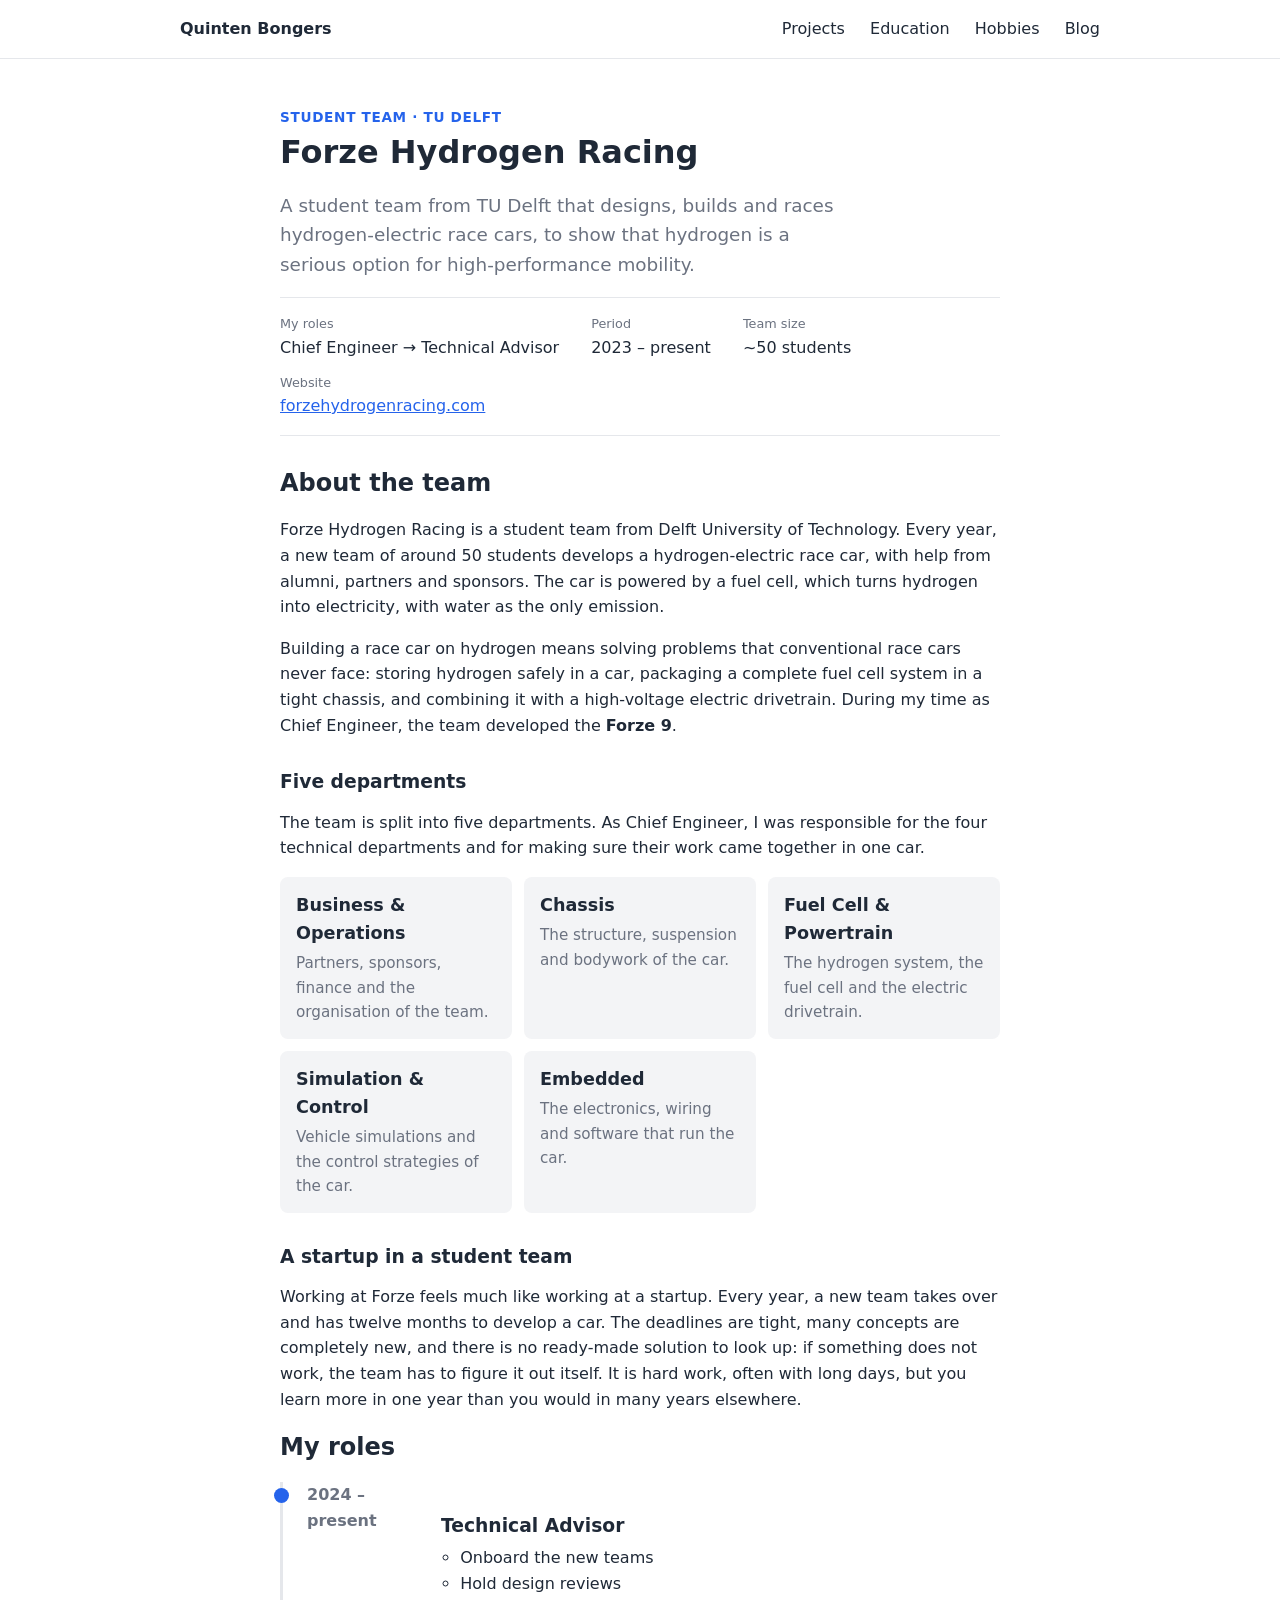
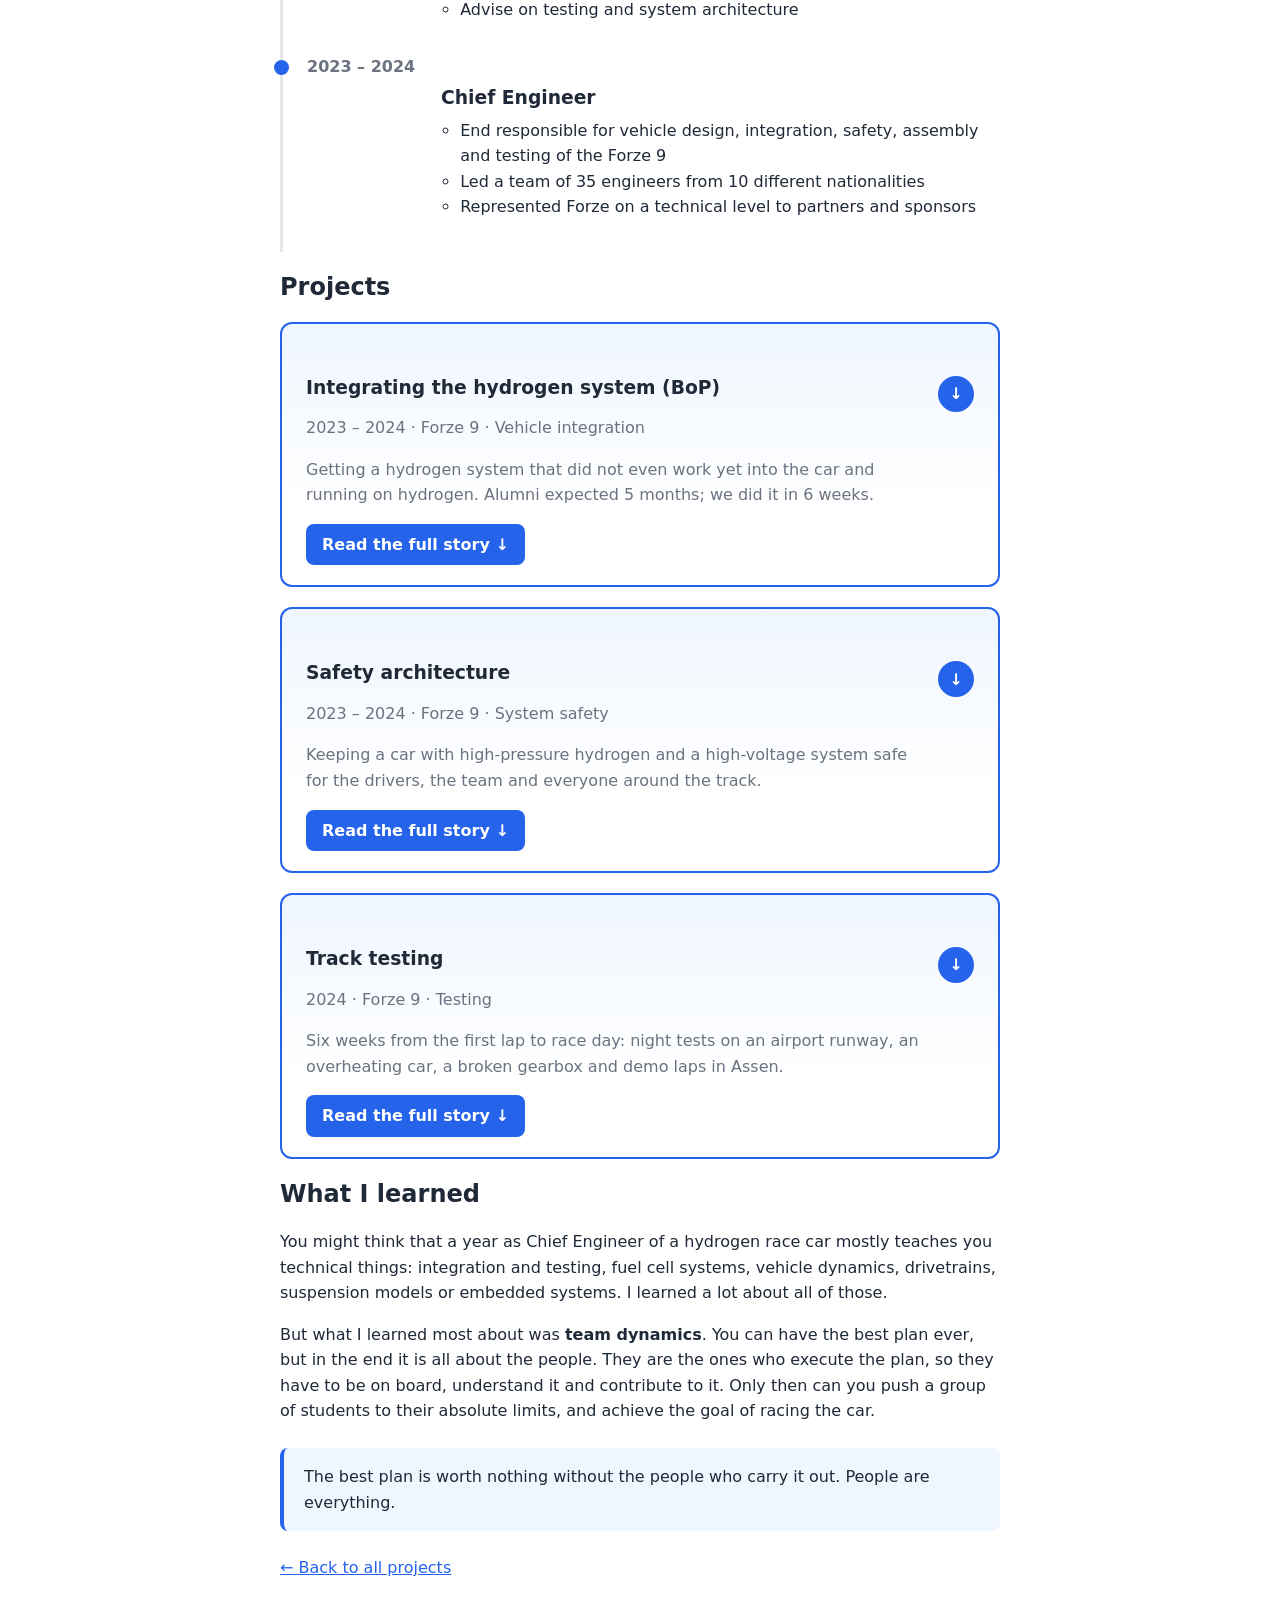
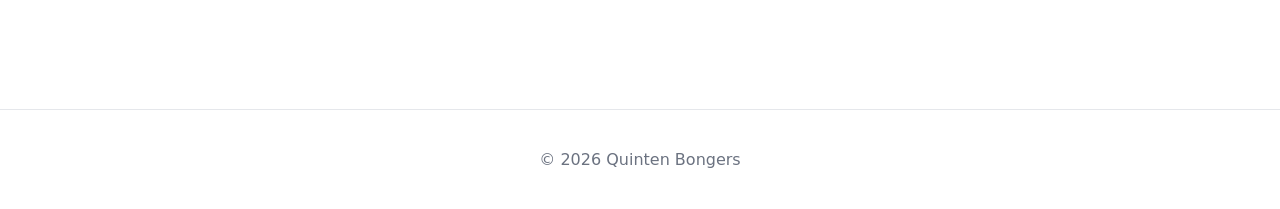
<file: projects/student-team.html>
<!DOCTYPE html>
<html lang="en">
<head>
  <meta charset="UTF-8">
  <meta name="viewport" content="width=device-width, initial-scale=1.0">
  <title>Forze Hydrogen Racing – Quinten Bongers</title>
  <link rel="stylesheet" href="../style.css">
</head>
<body>

  <nav class="nav">
    <div class="container nav-inner">
      <a class="logo" href="../index.html">Quinten Bongers</a>
      <div class="nav-links">
        <a href="../index.html#projects">Projects</a>
        <a href="../index.html#education">Education</a>
        <a href="../index.html#hobbies">Hobbies</a>
        <a href="../blog/index.html">Blog</a>
      </div>
    </div>
  </nav>

  <main class="detail">
    <p class="label">Student team · TU Delft</p>
    <h1>Forze Hydrogen Racing</h1>
    <p class="lead">A student team from TU Delft that designs, builds and races hydrogen-electric race cars, to show that hydrogen is a serious option for high-performance mobility.</p>

    <!-- Key facts at a glance -->
    <div class="facts">
      <div><span>My roles</span>Chief Engineer → Technical Advisor</div>
      <div><span>Period</span>2023 – present</div>
      <div><span>Team size</span>~50 students</div>
      <div><span>Website</span><a href="https://www.forzehydrogenracing.com">forzehydrogenracing.com</a></div>
    </div>

    <!-- Optional photo of the car: put it in images/ and uncomment
    <figure class="figure">
      <img src="../images/projects/student-team/forze9.jpg" alt="The Forze 9 hydrogen race car on track">
      <figcaption>The Forze 9 on track.</figcaption>
    </figure>
    -->

    <h2>About the team</h2>
    <p>Forze Hydrogen Racing is a student team from Delft University of Technology. Every year, a new team of around 50 students develops a hydrogen-electric race car, with help from alumni, partners and sponsors. The car is powered by a fuel cell, which turns hydrogen into electricity, with water as the only emission.</p>
    <p>Building a race car on hydrogen means solving problems that conventional race cars never face: storing hydrogen safely in a car, packaging a complete fuel cell system in a tight chassis, and combining it with a high-voltage electric drivetrain. During my time as Chief Engineer, the team developed the <strong>Forze 9</strong>.</p>

    <h3>Five departments</h3>
    <p>The team is split into five departments. As Chief Engineer, I was responsible for the four technical departments and for making sure their work came together in one car.</p>
    <div class="departments">
      <div><h4>Business &amp; Operations</h4><p>Partners, sponsors, finance and the organisation of the team.</p></div>
      <div><h4>Chassis</h4><p>The structure, suspension and bodywork of the car.</p></div>
      <div><h4>Fuel Cell &amp; Powertrain</h4><p>The hydrogen system, the fuel cell and the electric drivetrain.</p></div>
      <div><h4>Simulation &amp; Control</h4><p>Vehicle simulations and the control strategies of the car.</p></div>
      <div><h4>Embedded</h4><p>The electronics, wiring and software that run the car.</p></div>
    </div>

    <h3>A startup in a student team</h3>
    <p>Working at Forze feels much like working at a startup. Every year, a new team takes over and has twelve months to develop a car. The deadlines are tight, many concepts are completely new, and there is no ready-made solution to look up: if something does not work, the team has to figure it out itself. It is hard work, often with long days, but you learn more in one year than you would in many years elsewhere.</p>

    <h2>My roles</h2>
    <ul class="timeline">
      <li>
        <span class="years">2024 – present</span>
        <div>
          <h3>Technical Advisor</h3>
          <ul>
            <li>Onboard the new teams</li>
            <li>Hold design reviews</li>
            <li>Advise on testing and system architecture</li>
          </ul>
        </div>
      </li>
      <li>
        <span class="years">2023 – 2024</span>
        <div>
          <h3>Chief Engineer</h3>
          <ul>
            <li>End responsible for vehicle design, integration, safety, assembly and testing of the Forze 9</li>
            <li>Led a team of 35 engineers from 10 different nationalities</li>
            <li>Represented Forze on a technical level to partners and sponsors</li>
          </ul>
        </div>
      </li>
    </ul>

    <h2>Projects</h2>

    <details class="team-project">
      <summary>
        <h3>Integrating the hydrogen system (BoP)</h3>
        <p class="muted">2023 – 2024 · Forze 9 · Vehicle integration</p>
        <p class="teaser">Getting a hydrogen system that did not even work yet into the car and running on hydrogen. Alumni expected 5 months; we did it in 6 weeks.</p>
        <span class="more"></span>
      </summary>
      <p>A fuel cell cannot run on its own. It needs a whole system around it, the Balance of Plant (BoP): Anode (hydrogen supply), Cathode (air supply), cooling and all the tubing, wiring and electronics in between. Getting this system into the car, and making it work together with everything else, was the biggest project of my year.</p>

      <h4>The starting point</h4>
      <p>We started the year with a BoP that did not work yet: the previous team had not finished building the setup. So the first step was to complete it and get it running as a <strong>stand-alone system</strong>, outside the car. Once all its functions had been tested, we moved on to small performance tests, stepping the power setpoint up and down. At the same time, we worked on the drivetrain of the car, to make sure the motors were fully functional.</p>

      <h4>The integration plan</h4>
      <p>With both the BoP and the drivetrain working, the real challenge began: integrating them into one car. The hardest part was that the car and the BoP each had their own in-house designed and built embedded system. Together they had well over 20 actuators, 70 sensors and two different finite state machines (FSMs), and all of it had to become one system.</p>
      <p>On top of that, several things were new at the same time: our own PCBs were not yet fully stable, the wiring harness was new, and the two FSMs had to become one. If you change all of that at once and something goes wrong, you can never really tell what caused the problem. So I made an integration plan that separated these risks as much as possible, in three phases:</p>
      <ol class="phases">
        <li>
          <h5>Phase 1 · Mechanical integration</h5>
          <p>We installed the BoP in the car, still with its own embedded system, so the car temporarily had two: one controlling the car and one controlling the BoP. The tubing had changed slightly between the testbench and the car, so we first confirmed that the BoP still worked after installation. This told us that mechanically everything was in order.</p>
        </li>
        <li>
          <h5>Phase 2 · Embedded integration</h5>
          <p>The hardest phase: merging the two embedded systems into one. Everything had to run from one combined FSM and one new wiring harness, on PCBs that were still not fully stable, and the whole safety net had to work properly for the combined system.</p>
        </li>
        <li>
          <h5>Phase 3 · Powertrain integration</h5>
          <p>Finally, we connected the high-voltage (HV) bus of the BoP to the HV bus of the car. From then on, the fuel cell supplied power to the accumulator, and from there to the motors.</p>
        </li>
      </ol>

      <h4>The result</h4>
      <p>After phase 3, the car could spin its wheels purely on hydrogen power, without any outside help: a complete stand-alone hydrogen-electric car.</p>

      <div class="callout">
        <p>Alumni expected the integration to take <strong>5 months</strong>. We did it in <strong>6 weeks</strong>.</p>
      </div>

      <p>The key was preparation. The plan was thought through in great detail and had backup solutions for many of the things that could go wrong. Because we thought ahead, we spotted most problems and had a solution ready before they could cause any delay.</p>

      <div class="my-part">
        <p><strong>My part:</strong></p>
        <ul>
          <li>Made the integration plan for all three phases, including the backup solutions</li>
          <li>Designed the architecture of the safety net</li>
          <li>Designed the FSMs together with the software engineers</li>
          <li>Came up with the final design of the embedded system after merging the two systems</li>
        </ul>
      </div>
      <!-- Optional: <img src="../images/projects/student-team/bop.jpg" alt="The hydrogen system integrated in the car"> -->
    </details>

    <details class="team-project">
      <summary>
        <h3>Safety architecture</h3>
        <p class="muted">2023 – 2024 · Forze 9 · System safety</p>
        <p class="teaser">Keeping a car with high-pressure hydrogen and a high-voltage system safe for the drivers, the team and everyone around the track.</p>
        <span class="more"></span>
      </summary>
      <p>A hydrogen race car combines high-pressure hydrogen with a high-voltage electrical system. The safety architecture defines how the car detects dangerous situations, such as a hydrogen leak or an electrical fault, and how it brings itself into a safe state, so that the drivers, the team and the people around the track are protected.</p>
      <p class="my-part"><strong>My part:</strong> I was end responsible for the safety of the Forze 9. I made sure safety was designed into the car's architecture from the start, instead of added at the end, and that the car met the safety requirements needed to drive on track.</p>
      <!-- Optional: <img src="../images/projects/student-team/safety.jpg" alt="Describe the picture"> -->
    </details>

    <details class="team-project">
      <summary>
        <h3>Track testing</h3>
        <p class="muted">2024 · Forze 9 · Testing</p>
        <p class="teaser">Six weeks from the first lap to race day: night tests on an airport runway, an overheating car, a broken gearbox and demo laps in Assen.</p>
        <span class="more"></span>
      </summary>
      <p>A new car only proves itself on track. Track testing is where the design, the assembly and the software come together for the first time at full speed, and where problems show up that you never see on paper.</p>

      <h4>Six weeks, and not a single lap</h4>
      <p>When the integration was finished, our first race was only six weeks away, and the car had never driven on a track. Everything we knew came from our in-house dyno. That proved that the wheels could spin at different speed and torque setpoints, and that the BoP followed along, but not much more. We had never tested the brakes, the vehicle dynamics, the aero, the cooling, vibrations, heavy loads on the drivetrain or regenerative braking. Most importantly, we had never done an endurance run, so we did not know how the BoP would cope with high power for a longer time.</p>
      <p>All of that had to be validated in six weeks. So I set up a test campaign that built up step by step, so we could test every function of the car without risking major damage.</p>

      <h4>Test 1: electric only, at night</h4>
      <p>The first test ran without hydrogen, on the electric system only. That way we could check whether the car was structurally sound without any risk of a hydrogen leak. We put more load on the drivetrain, saw how the car handled unexpected loads, and got our first data on cornering and vehicle dynamics. We tested at Breda Airport, at night: after sunset no planes were allowed to land, so the runway was ours.</p>

      <h4>Test 2: the first kilometres on hydrogen</h4>
      <p>The second test was maybe one of the best track tests ever, and it came right after one of the worst nights. We were in the workshop fixing problems until 2:30 AM. At 4 AM everyone was back, and we drove three hours from Delft to Circuit Zolder in Belgium, which opened at 7 AM. That day, the car drove its first kilometres on hydrogen on a real race track.</p>
      <figure class="figure">
        <video src="../videos/forze/zolder-first-hydrogen-km.mp4" controls playsinline preload="metadata"></video>
        <figcaption>The Forze 9 driving its first kilometres on hydrogen at Circuit Zolder.</figcaption>
      </figure>

      <h4>Overheating</h4>
      <p>Zolder also showed us what still needed work, most of all the cooling. After a few laps our cooling systems overheated, and that even led to errors from the IMD.</p>
      <div class="callout">
        <p><strong>What is an IMD?</strong> An insulation monitoring device measures the resistance between the chassis and the + and − poles of the high-voltage system. If that resistance drops too low, there is a risk of electrocution, so the IMD shuts the system down. Our coolant conducts electricity slightly, and the hotter it gets, the better it conducts. So when the cooling overheated, the coolant itself started setting off the IMD.</p>
      </div>
      <p>After fixing the cooling, we did three more night tests at Breda Airport. Each time we increased the power output and solved the next set of errors.</p>

      <h4>Three tests in 36 hours</h4>
      <p>One week before the race, we still had not reached our two targets: a top speed of <strong>over 170 km/h</strong>, and <strong>10 minutes of continuous driving without errors</strong>. So we planned three track tests in 36 hours. One crew would test at Breda Airport from 9 PM. A second crew would then drive all the equipment to Zolder and start testing there at 7 AM. Then the first crew would test at Breda Airport again from 9 PM.</p>
      <p>The first of those tests went really well. The car went faster and faster, and it even drove for more than 10 minutes. Then, as the car drove past, all four tyres locked up. That did not look good. Over the radio I heard: <em>"Gearbox is broken."</em> We safely shut the car down and tried to push it by hand, but it would not move. When we opened the gearbox filters, they were full of steel and aluminium shavings. The gearbox was broken, and our preparation for the race was over.</p>

      <h4>From a race to a demo lap</h4>
      <p>But we did not give up. Racing was no longer possible, but we could still drive demo laps at TT Circuit Assen, an hour before the actual race. That gave us two days before the car had to be on display in Assen.</p>
      <p>The car has a separate gearbox for each driven wheel, and only one of them had failed. During the day we took it apart, removed all the broken parts and searched for the cause: a <strong>loose lock ring</strong>. During the night and the early morning we put the car back together with the gearbox that still worked, and made sure its lock ring could not come loose. One last test, on an outdoor cycling track in Rotterdam that was just wide enough for our car, proved that the car could drive with only one wheel powered. Then we packed everything, drove to Assen, and prepared the car on Friday evening and night.</p>

      <h4>Race day in Assen</h4>
      <p>Then came the day we had worked towards all year: the day we could show our car. We fixed one last coolant leak on the drivetrain, lined up the car, and it drove its demo laps. It was an amazing experience, especially seeing our car cross the finish line with the previous generation driving right next to it.</p>
      <figure class="figure">
        <img src="../images/projects/student-team/assen-finish.jpg" alt="Two Forze hydrogen race cars side by side approaching the finish line at TT Circuit Assen, in front of a full grandstand">
        <figcaption>Crossing the finish line at TT Circuit Assen, side by side with the previous generation.</figcaption>
      </figure>

      <div class="my-part">
        <p><strong>My part:</strong></p>
        <ul>
          <li>Set up the test campaign, so that every function of the car could be validated step by step without risking major damage</li>
          <li>Planned the test days towards the race, including the schedule of three track tests in 36 hours</li>
          <li>Led the gearbox repair: finding the cause of the failure and getting the car ready for the demo laps in two days</li>
        </ul>
      </div>
    </details>

    <h2>What I learned</h2>
    <p>You might think that a year as Chief Engineer of a hydrogen race car mostly teaches you technical things: integration and testing, fuel cell systems, vehicle dynamics, drivetrains, suspension models or embedded systems. I learned a lot about all of those.</p>
    <p>But what I learned most about was <strong>team dynamics</strong>. You can have the best plan ever, but in the end it is all about the people. They are the ones who execute the plan, so they have to be on board, understand it and contribute to it. Only then can you push a group of students to their absolute limits, and achieve the goal of racing the car.</p>
    <div class="callout">
      <p>The best plan is worth nothing without the people who carry it out. People are everything.</p>
    </div>

    <p><a href="../index.html#projects">← Back to all projects</a></p>
  </main>

  <footer class="footer">
    <div class="container">
      <p class="muted">© 2026 Quinten Bongers</p>
    </div>
  </footer>

</body>
</html>
</file>
<file: style.css>
/* ===== Colours and basics: change --accent to restyle the whole site ===== */
:root {
  --accent: #2563eb;
  --text: #1f2937;
  --muted: #6b7280;
  --bg: #ffffff;
  --soft: #f3f4f6;
  --border: #e5e7eb;
}

* { box-sizing: border-box; }

body {
  margin: 0;
  font-family: system-ui, -apple-system, "Segoe UI", Roboto, sans-serif;
  line-height: 1.6;
  color: var(--text);
  background: var(--bg);
}

a { color: var(--accent); }

h1, h2, h3 { line-height: 1.25; }

.container {
  max-width: 960px;
  margin: 0 auto;
  padding: 0 1.25rem;
}

.muted { color: var(--muted); }

section { padding: 3rem 0 1rem; }

section h2 {
  font-size: 1.75rem;
  margin-bottom: 1.5rem;
}

/* ===== Navigation ===== */
.nav {
  position: sticky;
  top: 0;
  background: rgba(255, 255, 255, 0.95);
  border-bottom: 1px solid var(--border);
  z-index: 10;
}

.nav-inner {
  display: flex;
  justify-content: space-between;
  align-items: center;
  flex-wrap: wrap;
  gap: 0.5rem;
  padding-top: 1rem;
  padding-bottom: 1rem;
}

.logo {
  font-weight: 700;
  color: var(--text);
  text-decoration: none;
}

.nav-links a {
  margin-left: 1.25rem;
  color: var(--text);
  text-decoration: none;
}

.nav-links a:hover { color: var(--accent); }

/* ===== Intro ===== */
.hero {
  display: flex;
  align-items: center;
  gap: 2.5rem;
  padding-top: 4rem;
  padding-bottom: 2rem;
}

.hero h1 {
  font-size: 2.5rem;
  margin: 0 0 0.75rem;
}

.lead {
  font-size: 1.15rem;
  color: var(--muted);
  max-width: 560px;
}

.avatar {
  flex-shrink: 0;
  width: 160px;
  height: 160px;
  border-radius: 50%;
  object-fit: cover;
  background: var(--accent);
  color: white;
  font-size: 3rem;
  font-weight: 700;
  display: flex;
  align-items: center;
  justify-content: center;
}

.links {
  display: flex;
  flex-wrap: wrap;
  gap: 0.75rem;
  margin-top: 1.25rem;
}

.button {
  display: inline-block;
  padding: 0.6rem 1.2rem;
  border-radius: 8px;
  background: var(--accent);
  color: white;
  text-decoration: none;
  font-weight: 600;
  border: 2px solid var(--accent);
}

.button.outline {
  background: transparent;
  color: var(--accent);
}

.button:hover { opacity: 0.85; }

/* ===== Project cards ===== */
.grid {
  display: grid;
  grid-template-columns: repeat(auto-fill, minmax(260px, 1fr));
  gap: 1.5rem;
}

.card {
  border: 1px solid var(--border);
  border-radius: 12px;
  overflow: hidden;
  background: var(--bg);
  transition: transform 0.15s, box-shadow 0.15s;
}

.card:hover {
  transform: translateY(-3px);
  box-shadow: 0 8px 24px rgba(0, 0, 0, 0.08);
}

.thumb {
  display: block;
  width: 100%;
  height: 160px;
  object-fit: cover;
  background: linear-gradient(135deg, var(--accent), #93c5fd);
}

.card-body { padding: 1.25rem; }

.card-body h3 { margin: 0 0 0.5rem; }

.card-body p {
  margin: 0 0 1rem;
  color: var(--muted);
}

.tags {
  display: flex;
  flex-wrap: wrap;
  gap: 0.4rem;
  margin-bottom: 1rem;
}

.tags span {
  font-size: 0.8rem;
  background: var(--soft);
  padding: 0.2rem 0.6rem;
  border-radius: 999px;
}

/* ===== Education timeline ===== */
.timeline {
  list-style: none;
  padding: 0;
  margin: 0;
  border-left: 3px solid var(--border);
}

.timeline li {
  display: flex;
  gap: 1.5rem;
  padding: 0 0 2rem 1.5rem;
  position: relative;
}

.timeline li::before {
  content: "";
  position: absolute;
  left: -9px;
  top: 0.35rem;
  width: 15px;
  height: 15px;
  border-radius: 50%;
  background: var(--accent);
}

.years {
  flex-shrink: 0;
  width: 110px;
  font-weight: 600;
  color: var(--muted);
}

.timeline h3 { margin: 0; }

.timeline p { margin: 0.25rem 0 0; }

/* ===== Hobbies ===== */
.hobbies {
  display: grid;
  grid-template-columns: repeat(auto-fill, minmax(200px, 1fr));
  gap: 1rem;
}

.hobby {
  background: var(--soft);
  border-radius: 12px;
  padding: 1.25rem;
}

.hobby .emoji { font-size: 2rem; }

.hobby h3 { margin: 0.5rem 0 0.25rem; }

.hobby p {
  margin: 0;
  color: var(--muted);
}

/* ===== Blog lists ===== */
.post-list {
  list-style: none;
  padding: 0;
  margin: 0 0 1.5rem;
}

.post-list li {
  display: flex;
  gap: 1.5rem;
  padding: 0.9rem 0;
  border-bottom: 1px solid var(--border);
}

.post-list a {
  color: var(--text);
  font-weight: 600;
  text-decoration: none;
}

.post-list a:hover { color: var(--accent); }

.date {
  flex-shrink: 0;
  width: 110px;
  color: var(--muted);
}

/* ===== A single blog post ===== */
.post {
  max-width: 680px;
  margin: 0 auto;
  padding: 3rem 1.25rem;
  font-size: 1.1rem;
}

.post h1 {
  font-size: 2.25rem;
  margin: 0.25rem 0 1.5rem;
}

.post img {
  max-width: 100%;
  border-radius: 8px;
}

/* ===== Footer ===== */
.footer {
  margin-top: 4rem;
  padding: 2rem 0;
  border-top: 1px solid var(--border);
  text-align: center;
}

.footer p { margin: 0.3rem 0; }

/* ===== Featured student team ===== */
.featured {
  border: 2px solid var(--accent);
  border-radius: 12px;
  padding: 1.75rem;
  margin-bottom: 2rem;
  background: linear-gradient(180deg, #eff6ff, var(--bg) 60%);
}

.featured-header {
  display: flex;
  justify-content: space-between;
  align-items: flex-start;
  gap: 1rem;
}

.featured h3 {
  font-size: 1.6rem;
  margin: 0.2rem 0;
}

.label {
  margin: 0;
  font-size: 0.85rem;
  font-weight: 600;
  text-transform: uppercase;
  letter-spacing: 0.05em;
  color: var(--accent);
}

.role {
  margin: 0;
  font-weight: 600;
  color: var(--muted);
}

.team-logo {
  width: 70px;
  height: 70px;
  object-fit: contain;
}

.sub-projects {
  display: grid;
  grid-template-columns: repeat(auto-fill, minmax(200px, 1fr));
  gap: 1rem;
  margin: 1.5rem 0;
}

.sub-project {
  background: var(--bg);
  border: 1px solid var(--border);
  border-radius: 8px;
  padding: 1rem;
}

.sub-project h4 { margin: 0 0 0.3rem; }

.sub-project p {
  margin: 0;
  font-size: 0.95rem;
  color: var(--muted);
}

/* ===== Project detail page ===== */
.detail {
  max-width: 760px;
  margin: 0 auto;
  padding: 3rem 1.25rem;
}

.detail h1 { margin: 0.25rem 0 0.5rem; }

.facts {
  display: flex;
  flex-wrap: wrap;
  gap: 0.75rem 2rem;
  padding: 1rem 0;
  margin: 1rem 0 2rem;
  border-top: 1px solid var(--border);
  border-bottom: 1px solid var(--border);
}

.facts div span {
  display: block;
  font-size: 0.8rem;
  color: var(--muted);
}

.team-project {
  border: 2px solid var(--accent);
  border-radius: 12px;
  padding: 1.25rem 1.5rem;
  margin-bottom: 1.25rem;
  background: linear-gradient(180deg, #eff6ff, var(--bg) 70%);
  transition: box-shadow 0.15s, transform 0.15s;
}

.team-project h3 { margin: 0 0 0.25rem; }

.my-part {
  background: var(--soft);
  border-radius: 8px;
  padding: 0.75rem 1rem;
}


/* ===== Phones and small screens ===== */
@media (max-width: 640px) {
  .hero {
    flex-direction: column;
    text-align: center;
    padding-top: 2.5rem;
  }

  .hero h1 { font-size: 2rem; }

  .links { justify-content: center; }

  .nav-links a {
    margin-left: 0;
    margin-right: 1rem;
  }

  .timeline li,
  .post-list li {
    flex-direction: column;
    gap: 0.25rem;
  }
}

/* ===== Clickable cards ===== */
/* Put class="stretched" on a link inside a card to make the whole card clickable. */
.card { position: relative; cursor: pointer; }

.card a.stretched::after {
  content: "";
  position: absolute;
  inset: 0;
}

/* ===== Photos on detail pages ===== */
.figure { margin: 1.5rem 0 2rem; }

.figure img,
.photo {
  display: block;
  width: 100%;
  border-radius: 8px;
}

/* Grey box shown until you add a real photo */
.photo {
  aspect-ratio: 16 / 9;
  background: var(--soft);
  border: 2px dashed var(--border);
  color: var(--muted);
  display: flex;
  align-items: center;
  justify-content: center;
  text-align: center;
  padding: 1rem;
}

.figure figcaption {
  margin-top: 0.5rem;
  font-size: 0.9rem;
  color: var(--muted);
}

.gallery {
  display: grid;
  grid-template-columns: repeat(auto-fill, minmax(220px, 1fr));
  gap: 1rem;
}

.gallery .figure { margin: 0; }

.callout {
  background: #eff6ff;
  border-left: 4px solid var(--accent);
  border-radius: 8px;
  padding: 1rem 1.25rem;
  margin: 1.5rem 0;
}

.callout p { margin: 0; }

/* ===== Detail page extras ===== */
.detail h3 { margin: 2rem 0 0.5rem; }

.figure-narrow { max-width: 420px; margin-left: auto; margin-right: auto; }

/* Allowed / restricted motion lists */
.dof {
  display: grid;
  grid-template-columns: repeat(auto-fit, minmax(220px, 1fr));
  gap: 1rem;
  margin: 1rem 0 1.5rem;
}

.dof > div {
  background: var(--soft);
  border-radius: 8px;
  padding: 1rem 1.25rem;
}

.dof h4 { margin: 0 0 0.25rem; }

.dof ul { margin: 0; padding-left: 1.2rem; }

/* ===== Clickable hobby cards ===== */
a.hobby {
  display: block;
  color: var(--text);
  text-decoration: none;
  transition: transform 0.15s, box-shadow 0.15s;
}

a.hobby:hover {
  transform: translateY(-3px);
  box-shadow: 0 8px 24px rgba(0, 0, 0, 0.08);
}

.hobby .more {
  display: inline-block;
  margin-top: 0.75rem;
  color: var(--accent);
  font-weight: 600;
}

/* ===== Hobbies page ===== */
.hobby-section {
  padding-top: 2rem;
  scroll-margin-top: 4rem; /* keeps the heading below the sticky nav */
}

.hobby-section h2 { margin-bottom: 0.5rem; }

/* Three photos in a row, cropped to the same shape */
.gallery-3 { grid-template-columns: repeat(3, 1fr); }

.gallery-3 img {
  aspect-ratio: 4 / 3;
  object-fit: cover;
}

/* Two images side by side at equal height (set flex on each figure to its width/height ratio) */
.side-by-side {
  display: flex;
  gap: 1rem;
  align-items: flex-start;
  margin: 1.5rem 0 2rem;
}

.side-by-side .figure { margin: 0; min-width: 0; }

@media (max-width: 480px) {
  .gallery-3 { grid-template-columns: 1fr; }
  .side-by-side { flex-direction: column; }
  .side-by-side .figure { flex: none !important; width: 100%; }
}

/* ===== Video sequence (clips play one after another, on repeat) ===== */
.detail h4 { margin: 2rem 0 0.5rem; font-size: 1.1rem; }

.video-sequence video {
  display: none;
  width: 100%;
  border-radius: 8px;
}

.video-sequence video.active { display: block; }

/* Only videos placed directly in a figure (not the clips inside .video-sequence) */
.figure > video { display: block; width: 100%; border-radius: 8px; }

.dof p { margin: 0; font-size: 1.25rem; font-weight: 600; }

/* Normal bullet lists inside a timeline item (e.g. responsibilities) */
.timeline ul { margin: 0.25rem 0 0; padding-left: 1.2rem; }

.timeline ul li {
  display: list-item;
  padding: 0;
  position: static;
}

.timeline ul li::before { content: none; }

/* ===== Team departments ===== */
.departments {
  display: grid;
  grid-template-columns: repeat(auto-fill, minmax(200px, 1fr));
  gap: 0.75rem;
  margin: 1rem 0 1.5rem;
}

.departments > div {
  background: var(--soft);
  border-radius: 8px;
  padding: 0.9rem 1rem;
}

.departments h4 { margin: 0 0 0.25rem; }

.departments p { margin: 0; font-size: 0.95rem; color: var(--muted); }

/* ===== Numbered project phases ===== */
.team-project h4 { margin: 1.5rem 0 0.25rem; }

.phases {
  list-style: none;
  counter-reset: phase;
  padding: 0;
  margin: 1rem 0;
}

.phases li {
  counter-increment: phase;
  position: relative;
  padding: 0 0 1rem 3rem;
}

.phases li::before {
  content: counter(phase);
  position: absolute;
  left: 0;
  top: 0;
  width: 2rem;
  height: 2rem;
  border-radius: 50%;
  background: var(--accent);
  color: white;
  font-weight: 700;
  display: flex;
  align-items: center;
  justify-content: center;
}

.phases h5 { margin: 0.3rem 0 0.25rem; font-size: 1rem; }

.phases p { margin: 0; }

.my-part p { margin: 0; }

.my-part ul { margin: 0.4rem 0 0; padding-left: 1.2rem; }

/* ===== Expandable project blocks (<details class="team-project">) ===== */
.team-project summary {
  list-style: none;
  cursor: pointer;
  position: relative;
  padding-right: 3rem; /* room for the arrow */
}

.team-project summary::-webkit-details-marker { display: none; }

/* Round arrow in the top-right corner, turns when opened */
.team-project summary::after {
  content: "↓";
  position: absolute;
  top: 0;
  right: 0;
  width: 2.25rem;
  height: 2.25rem;
  border-radius: 50%;
  background: var(--accent);
  color: white;
  font-weight: 700;
  display: flex;
  align-items: center;
  justify-content: center;
  transition: transform 0.2s;
}

.team-project[open] summary::after { transform: rotate(180deg); }

.team-project:not([open]):hover {
  transform: translateY(-3px);
  box-shadow: 0 8px 24px rgba(0, 0, 0, 0.1);
}

.team-project .teaser { margin: 0.5rem 0 0; color: var(--muted); }

/* "Read the full story" button */
.team-project .more {
  display: inline-block;
  margin-top: 1rem;
  padding: 0.5rem 1rem;
  border-radius: 8px;
  background: var(--accent);
  color: white;
  font-weight: 600;
}

.team-project .more::after { content: "Read the full story ↓"; }

.team-project[open] .more { background: transparent; color: var(--accent); border: 2px solid var(--accent); padding: calc(0.5rem - 2px) calc(1rem - 2px); }

.team-project[open] .more::after { content: "Close ↑"; }

.team-project[open] {
  background: var(--bg);
  box-shadow: 0 8px 24px rgba(0, 0, 0, 0.08);
}

.team-project[open] summary {
  padding-bottom: 1rem;
  margin-bottom: 1rem;
  border-bottom: 1px solid var(--border);
}
</file>
